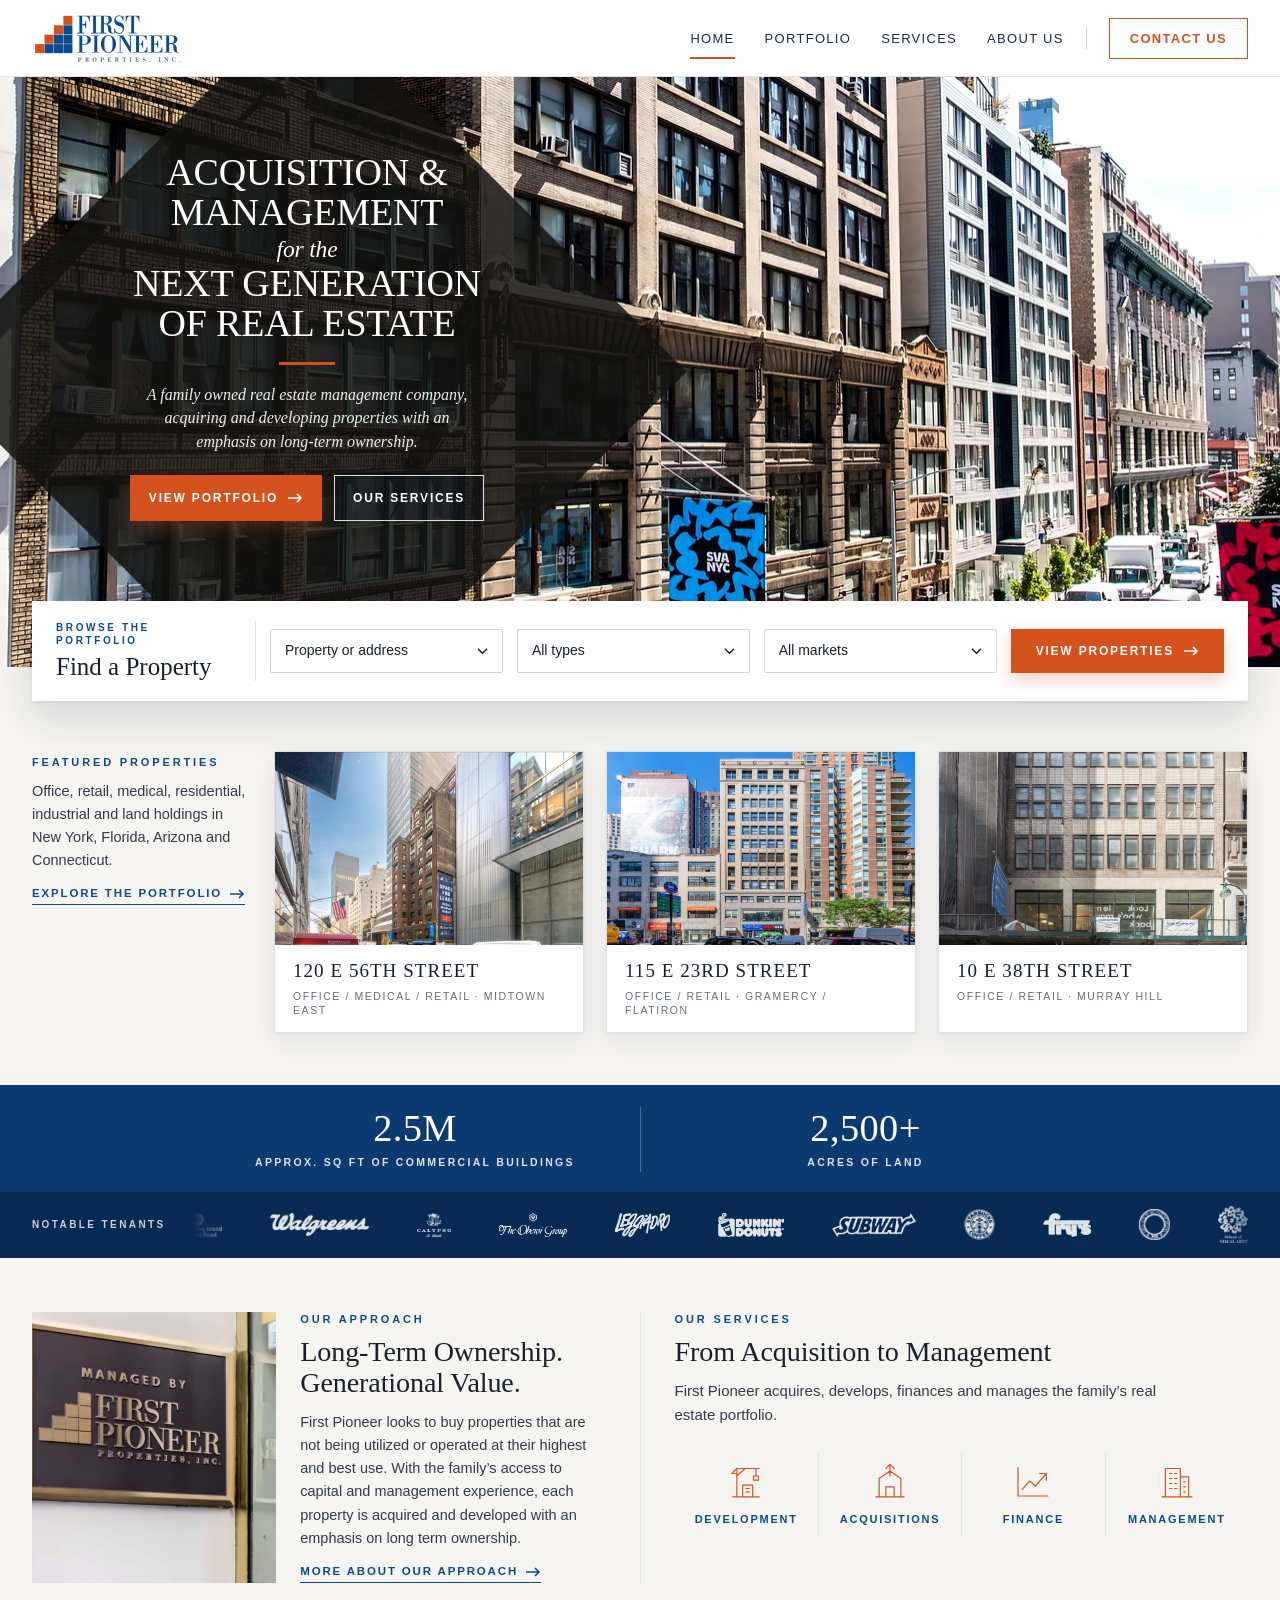
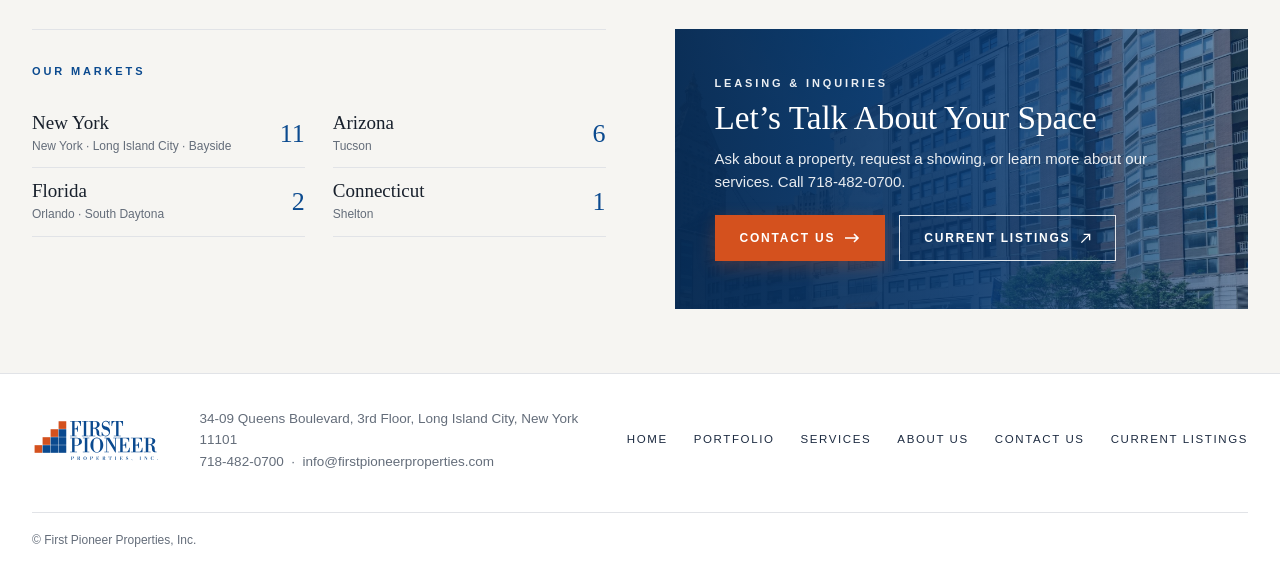
<file: index.html>
<!DOCTYPE html>
<html lang="en">
<head>
  <meta charset="utf-8" />
  <meta name="viewport" content="width=device-width, initial-scale=1, viewport-fit=cover" />
  <title>First Pioneer Properties — Acquisition & Management</title>
  <meta name="description" content="First Pioneer Properties, Inc. is a family owned real estate management company with office, retail, residential, industrial and land holdings in New York, Florida, Arizona and Connecticut." />
  <link rel="stylesheet" href="css/styles.css?v=20261118b" />
  <script src="js/transitions.js"></script>
  <script src="js/nav.js?v=20261118b" defer></script>
</head>
<body class="home has-bar">
  <header class="site-header">
    <div class="wrap">
      <button class="nav-toggle" type="button" aria-label="Open menu" aria-expanded="false" aria-controls="main-nav"><i><span></span><span></span><span></span></i></button>
      <a class="brand" href="index.html"><img src="assets/first-pioneer-logo.svg" alt="First Pioneer Properties, Inc." width="151" height="52" /></a>
      <nav class="main-nav" id="main-nav" aria-label="Main">
        <a href="index.html" aria-current="page">Home</a>
        <a href="portfolio.html">Portfolio</a>
        <a href="services.html">Services</a>
        <a href="about.html">About Us</a>
        <span class="nav-sep" aria-hidden="true"></span>
        <a class="nav-cta" href="contact.html">Contact Us</a>
        <p class="nav-extra"><a href="tel:+17184820700">718-482-0700</a><br /><a href="mailto:info@firstpioneerproperties.com">info@firstpioneerproperties.com</a></p>
      </nav>
      <a class="nav-call" href="tel:+17184820700" aria-label="Call 718-482-0700"><svg class="ico" viewBox="0 0 24 24" aria-hidden="true"><path d="M5.2 3.5h3.3l1.6 4.6-2.2 1.5a12.5 12.5 0 0 0 6.5 6.5l1.5-2.2 4.6 1.6v3.3a1.8 1.8 0 0 1-1.9 1.8A16.5 16.5 0 0 1 3.4 5.4a1.8 1.8 0 0 1 1.8-1.9z"/></svg></a>
    </div>
  </header>

  <main>
    <section class="hero hero-diamond">
      <img class="hero-bg" src="assets/hero-street-hd.jpg" style="object-position: center 100%" alt="Row of pre-war loft buildings on a Manhattan street" fetchpriority="high" />
      <div class="wrap">
        <div class="hero-copy">
          
          <h1><span>Acquisition &amp;</span> <span>Management</span> <em>for the</em> <span>Next Generation</span> <span>of Real Estate</span></h1>
          <span class="rule" aria-hidden="true"></span>
          <p class="lede">A family owned real estate management company, acquiring and developing properties with an emphasis on long-term ownership.</p>
          <div class="cta">
            <a class="btn btn-orange arrow" href="portfolio.html">View Portfolio</a>
            <a class="btn btn-ghost" href="services.html">Our Services</a>
          </div>
        </div>
      </div>
    </section>

    <div class="wrap">
      <form class="finder" data-finder action="portfolio.html">
        <div class="finder-title"><span class="eyebrow">Browse the portfolio</span><b>Find a Property</b></div>
        <select class="select finder-prop" name="property" aria-label="Go to a property" data-finder-property>
          <option value="">Property or address</option>
        </select>
        <select class="select" name="use" aria-label="Property type" data-finder-use>
          <option value="">All types</option>
          <option>Office</option><option>Medical</option><option>Retail</option><option>Residential</option>
          <option>Industrial</option><option>Net Lease</option><option>Land</option>
        </select>
        <select class="select" name="market" aria-label="Market" data-finder-market>
          <option value="">All markets</option>
        </select>
        <button class="btn btn-orange arrow" type="submit">View Properties</button>
      </form>

      <section class="featured" aria-labelledby="featured-title">
        <div class="featured-intro">
          <div>
            <span class="eyebrow">Featured properties</span>
          </div>
          <div>
            <p class="lead" data-portfolio-summary>Office, retail, medical, residential, industrial and land holdings in New York, Florida, Arizona and Connecticut.</p>
            <a class="text-link arrow" href="portfolio.html">Explore the portfolio</a>
          </div>
        </div>
        <div class="featured-track" data-featured="120-e-56th,115-e-23rd,10-e-38th"></div>
        <div class="featured-dots" data-featured-dots aria-hidden="true"></div>
      </section>
    </div>

    <section class="facts" aria-label="First Pioneer at a glance">
      <div class="wrap facts-row">
        <div class="fact"><b>2.5M</b><small>Approx. sq ft of commercial buildings</small></div>
        <div class="fact"><b>2,500+</b><small>Acres of land</small></div>
      </div>
      <div class="tenant-band" aria-label="Notable tenants">
        <span class="tenant-band-label">Notable tenants</span>
        <div class="tenant-viewport"><div class="tenant-track" data-tenant-track></div></div>
      </div>
    </section>

    <div class="wrap">
      <div class="home-split">
        <section class="approach-block" aria-labelledby="approach-title">
          <figure><img src="assets/managed-by.jpg" alt="Bronze “Managed by First Pioneer Properties, Inc.” plaque at a building entrance" width="1400" height="1065" loading="lazy" /></figure>
          <div>
            <span class="eyebrow">Our approach</span>
            <h2 class="h2" id="approach-title">Long-Term Ownership. Generational Value.</h2>
            <p class="lead">First Pioneer looks to buy properties that are not being utilized or operated at their highest and best use. With the family’s access to capital and management experience, each property is acquired and developed with an emphasis on long term ownership.</p>
            <a class="text-link arrow" href="about.html">More about our approach</a>
          </div>
        </section>
        <span class="vr" aria-hidden="true"></span>
        <section class="services-block" aria-labelledby="services-title">
          <span class="eyebrow">Our services</span>
          <h2 class="h2" id="services-title">From Acquisition to Management</h2>
          <p class="lead">First Pioneer acquires, develops, finances and manages the family’s real estate portfolio.</p>
          <nav class="svc-row" aria-label="Services">
            <a href="services.html#development"><svg viewBox="0 0 48 48" aria-hidden="true"><path d="M8 43h32M13 43V9M13 9h27M13 9l-6 6h6M13 18 23 9M36 9v9M33 18h6v5h-6zM20 43V29h12v14M24 33h4M24 37h4"/></svg><span>Development</span></a>
            <a href="services.html#acquisitions"><svg viewBox="0 0 48 48" aria-hidden="true"><path d="M7 43h34M11 43V21l13-9 13 9v22M19 43V31h10v12M24 4v14M19 9l5-5 5 5"/></svg><span>Acquisitions</span></a>
            <a href="services.html#finance"><svg viewBox="0 0 48 48" aria-hidden="true"><path d="M6 42h36M6 42V8M11 34l9-10 7 6 13-15M32 15h8v8"/></svg><span>Finance</span></a>
            <a href="services.html#management"><svg viewBox="0 0 48 48" aria-hidden="true"><path d="M6 43h36M10 43V9h18v34M28 19h10v24M15 15h3M21 15h3M15 21h3M21 21h3M15 27h3M21 27h3M15 33h3M21 33h3M32 25h2M32 31h2M32 37h2"/></svg><span>Management</span></a>
          </nav>
        </section>
      </div>

      <div class="home-split second">
        <section class="markets-block" aria-label="Our markets">
          <span class="eyebrow">Our markets</span>

          <ul class="market-list" data-markets></ul>
        </section>
        <span class="vr" aria-hidden="true"></span>
        <section class="talk on-dark" aria-labelledby="talk-title">
          <img src="assets/properties/115-e-23rd/street-angle.jpg" alt="" loading="lazy" />
          <span class="eyebrow">Leasing &amp; inquiries</span>
          <h2 id="talk-title">Let’s Talk About Your Space</h2>
          <p>Ask about a property, request a showing, or learn more about our services. Call <a href="tel:+17184820700">718-482-0700</a>.</p>
          <div class="cta">
            <a class="btn btn-orange arrow" href="contact.html">Contact Us</a>
            <a class="btn btn-ghost ext" href="https://firstpioneerrealty.net/listings/" target="_blank" rel="noopener">Current listings</a>
          </div>
        </section>
      </div>
    </div>
  </main>

  <footer class="site-footer">
    <div class="wrap">
      <a href="index.html"><img src="assets/first-pioneer-logo.svg" alt="First Pioneer Properties, Inc." width="128" height="44" loading="lazy" /></a>
      <p class="footer-addr">34-09 Queens Boulevard, 3rd Floor, Long Island City, New York 11101<br /><a href="tel:+17184820700">718-482-0700</a> &nbsp;·&nbsp; <a href="mailto:info@firstpioneerproperties.com">info@firstpioneerproperties.com</a></p>
      <nav class="footer-nav" aria-label="Footer">
        <a href="index.html">Home</a>
        <a href="portfolio.html">Portfolio</a>
        <a href="services.html">Services</a>
        <a href="about.html">About Us</a>
        <a href="contact.html">Contact Us</a>
        <a class="ext" href="https://firstpioneerrealty.net/listings/" target="_blank" rel="noopener">Current listings</a>
      </nav>
      <p class="footer-copy">&copy; First Pioneer Properties, Inc.</p>
    </div>
  </footer>
  <div class="mobile-bar">
    <a class="mb-main" href="contact.html" data-showing><svg class="ico" viewBox="0 0 24 24" aria-hidden="true"><rect x="3.5" y="5" width="17" height="15.5" rx="1"/><path d="M3.5 10h17M8 3v4M16 3v4"/></svg>Request a showing</a>
    <a class="mb-call" href="tel:+17184820700" aria-label="Call 718-482-0700"><svg class="ico" viewBox="0 0 24 24" aria-hidden="true"><path d="M5.2 3.5h3.3l1.6 4.6-2.2 1.5a12.5 12.5 0 0 0 6.5 6.5l1.5-2.2 4.6 1.6v3.3a1.8 1.8 0 0 1-1.9 1.8A16.5 16.5 0 0 1 3.4 5.4a1.8 1.8 0 0 1 1.8-1.9z"/></svg></a>
  </div>

  <script type="module" src="js/app.js?v=20261118b"></script>
</body>
</html>
</file>
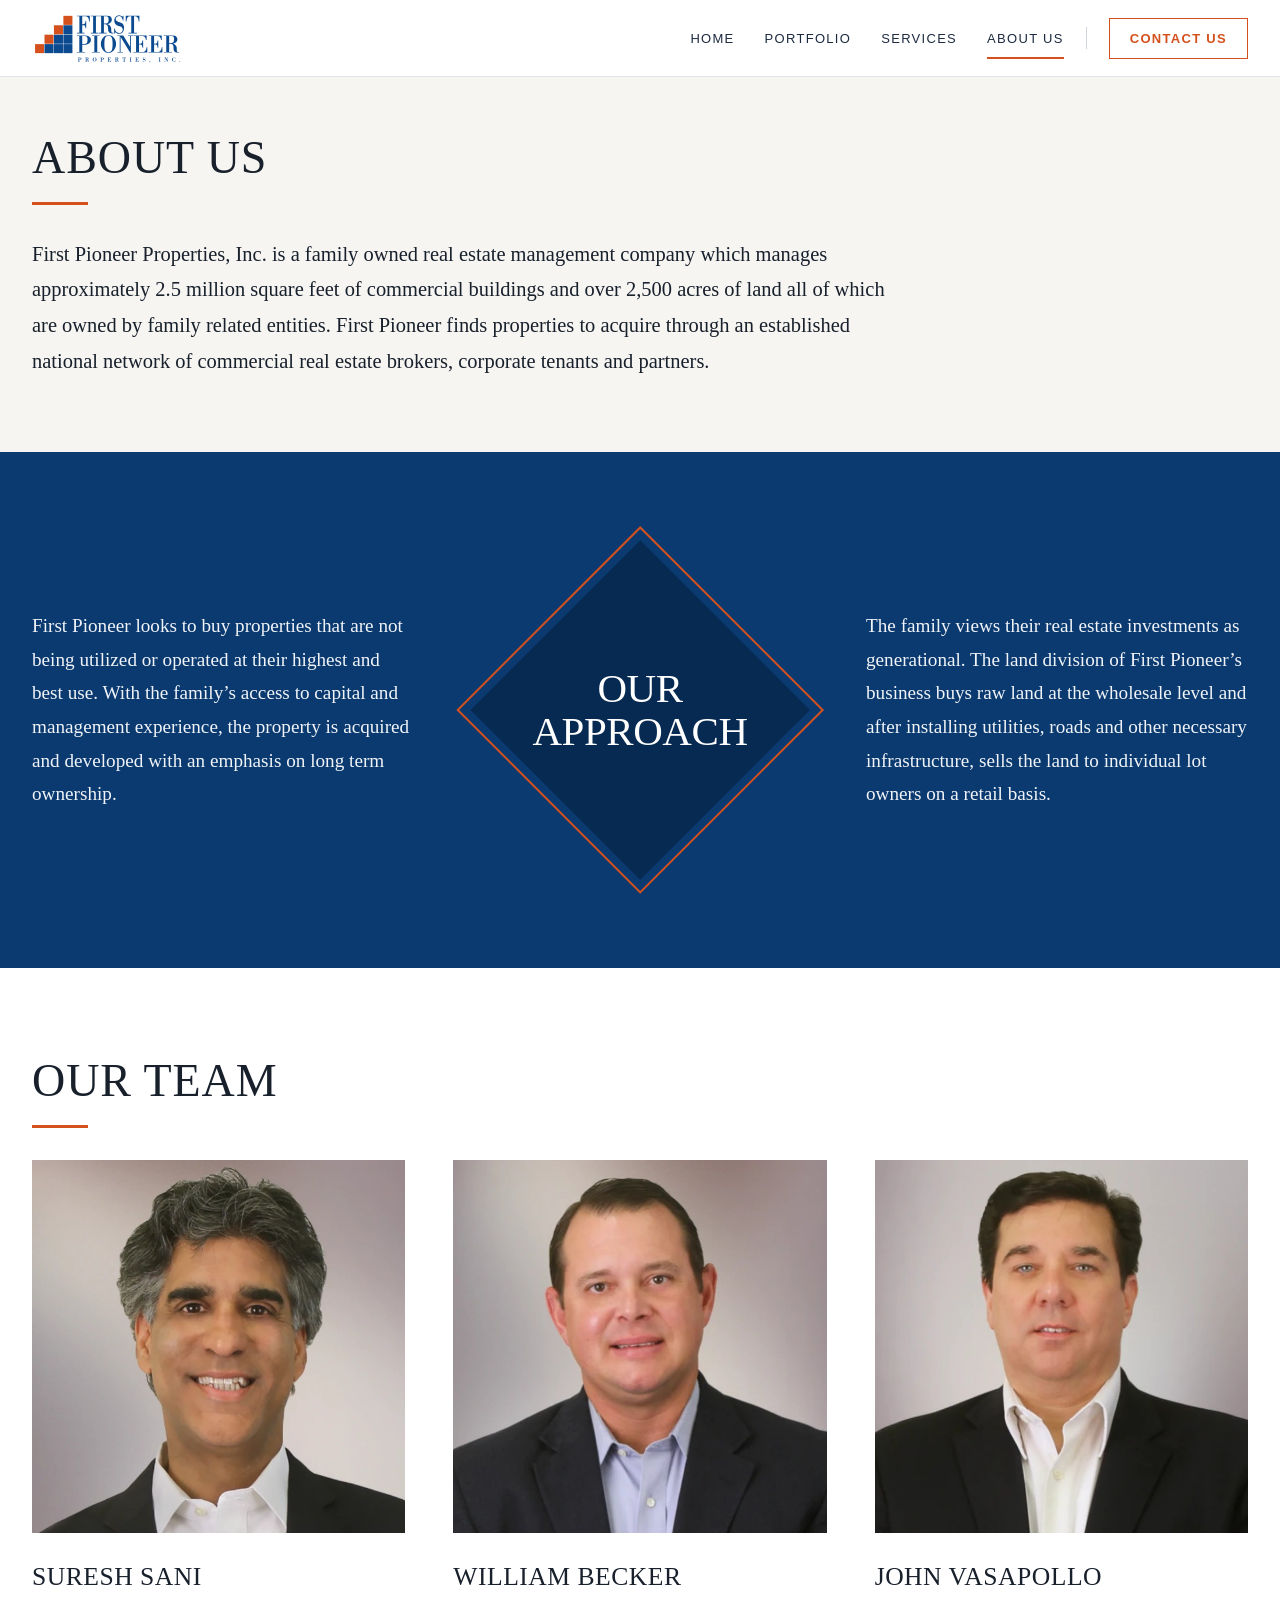
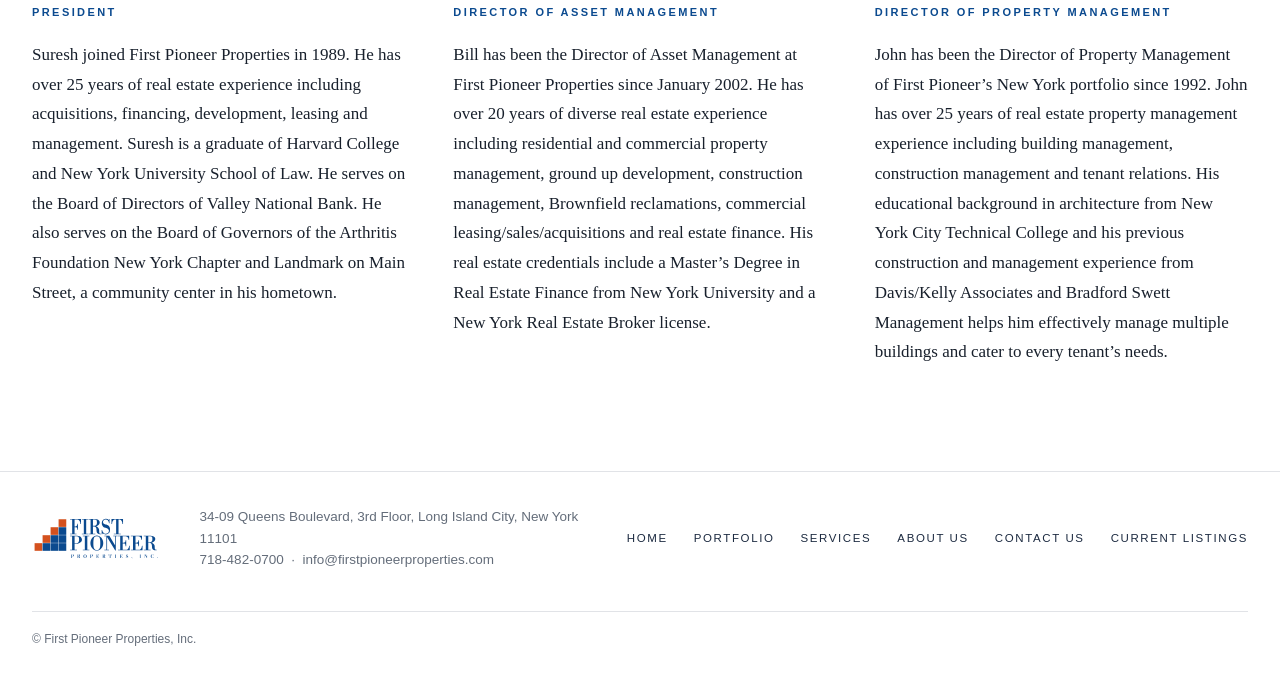
<file: about.html>
<!DOCTYPE html>
<html lang="en">
<head>
  <meta charset="utf-8" />
  <meta name="viewport" content="width=device-width, initial-scale=1" />
  <title>First Pioneer Properties — About Us</title>
  <meta name="description" content="About First Pioneer Properties, a family owned real estate management company." />
  <link rel="stylesheet" href="css/styles.css?v=20261118b" />
  <script src="js/transitions.js"></script>
  <script src="js/nav.js?v=20261118b" defer></script>
</head>
<body>
  <header class="site-header">
    <div class="wrap">
      <button class="nav-toggle" type="button" aria-label="Open menu" aria-expanded="false" aria-controls="main-nav"><i><span></span><span></span><span></span></i></button>
      <a class="brand" href="index.html"><img src="assets/first-pioneer-logo.svg" alt="First Pioneer Properties, Inc." width="151" height="52" /></a>
      <nav class="main-nav" id="main-nav" aria-label="Main">
        <a href="index.html">Home</a>
        <a href="portfolio.html">Portfolio</a>
        <a href="services.html">Services</a>
        <a href="about.html" aria-current="page">About Us</a>
        <span class="nav-sep" aria-hidden="true"></span>
        <a class="nav-cta" href="contact.html">Contact Us</a>
        <p class="nav-extra"><a href="tel:+17184820700">718-482-0700</a><br /><a href="mailto:info@firstpioneerproperties.com">info@firstpioneerproperties.com</a></p>
      </nav>
      <a class="nav-call" href="tel:+17184820700" aria-label="Call 718-482-0700"><svg class="ico" viewBox="0 0 24 24" aria-hidden="true"><path d="M5.2 3.5h3.3l1.6 4.6-2.2 1.5a12.5 12.5 0 0 0 6.5 6.5l1.5-2.2 4.6 1.6v3.3a1.8 1.8 0 0 1-1.9 1.8A16.5 16.5 0 0 1 3.4 5.4a1.8 1.8 0 0 1 1.8-1.9z"/></svg></a>
    </div>
  </header>

        <section class="section page-top about-page">
    <div class="wrap">
      <h2 class="serif-heading">About Us</h2>
      <div class="about-copy">
        <p>First Pioneer Properties, Inc. is a family owned real estate management company which manages approximately 2.5 million square feet of commercial buildings and over 2,500 acres of land all of which are owned by family related entities. First Pioneer finds properties to acquire through an established national network of commercial real estate brokers, corporate tenants and partners.</p>
      </div>
    </div>
  </section>

  <section class="approach" aria-labelledby="approach-title">
    <div class="wrap approach-grid">
      <p>First Pioneer looks to buy properties that are not being utilized or operated at their highest and best use. With the family’s access to capital and management experience, the property is acquired and developed with an emphasis on long term ownership.</p>
      <div class="approach-diamond"><h2 id="approach-title"><span>Our</span> <span>Approach</span></h2></div>
      <p>The family views their real estate investments as generational. The land division of First Pioneer’s business buys raw land at the wholesale level and after installing utilities, roads and other necessary infrastructure, sells the land to individual lot owners on a retail basis.</p>
    </div>
  </section>

  <section class="section team" aria-labelledby="team-title">
    <div class="wrap">
      <h2 class="serif-heading" id="team-title">Our Team</h2>
      <div class="team-grid">
        <article class="person">
          <img src="assets/team/suresh-sani.jpg" alt="Suresh Sani" width="640" height="640" loading="lazy" />
          <h3>Suresh Sani</h3>
          <p class="person-role">President</p>
          <p>Suresh joined First Pioneer Properties in 1989. He has over 25 years of real estate experience including acquisitions, financing, development, leasing and management. Suresh is a graduate of Harvard College and New York University School of Law. He serves on the Board of Directors of Valley National Bank. He also serves on the Board of Governors of the Arthritis Foundation New York Chapter and Landmark on Main Street, a community center in his hometown.</p>
        </article>
        <article class="person">
          <img src="assets/team/william-becker.jpg" alt="William Becker" width="640" height="640" loading="lazy" />
          <h3>William Becker</h3>
          <p class="person-role">Director of Asset Management</p>
          <p>Bill has been the Director of Asset Management at First Pioneer Properties since January 2002. He has over 20 years of diverse real estate experience including residential and commercial property management, ground up development, construction management, Brownfield reclamations, commercial leasing/sales/acquisitions and real estate finance. His real estate credentials include a Master’s Degree in Real Estate Finance from New York University and a New York Real Estate Broker license.</p>
        </article>
        <article class="person">
          <img src="assets/team/john-vasapollo.jpg" alt="John Vasapollo" width="640" height="640" loading="lazy" />
          <h3>John Vasapollo</h3>
          <p class="person-role">Director of Property Management</p>
          <p>John has been the Director of Property Management of First Pioneer’s New York portfolio since 1992. John has over 25 years of real estate property management experience including building management, construction management and tenant relations. His educational background in architecture from New York City Technical College and his previous construction and management experience from Davis/Kelly Associates and Bradford Swett Management helps him effectively manage multiple buildings and cater to every tenant’s needs.</p>
        </article>
      </div>
    </div>
  </section>

  <footer class="site-footer">
    <div class="wrap">
      <a href="index.html"><img src="assets/first-pioneer-logo.svg" alt="First Pioneer Properties, Inc." width="128" height="44" loading="lazy" /></a>
      <p class="footer-addr">34-09 Queens Boulevard, 3rd Floor, Long Island City, New York 11101<br /><a href="tel:+17184820700">718-482-0700</a> &nbsp;·&nbsp; <a href="mailto:info@firstpioneerproperties.com">info@firstpioneerproperties.com</a></p>
      <nav class="footer-nav" aria-label="Footer">
        <a href="index.html">Home</a>
        <a href="portfolio.html">Portfolio</a>
        <a href="services.html">Services</a>
        <a href="about.html">About Us</a>
        <a href="contact.html">Contact Us</a>
        <a class="ext" href="https://firstpioneerrealty.net/listings/" target="_blank" rel="noopener">Current listings</a>
      </nav>
      <p class="footer-copy">&copy; First Pioneer Properties, Inc.</p>
    </div>
  </footer>

  <script type="module" src="js/app.js?v=20261118b"></script>
</body>
</html>
</file>
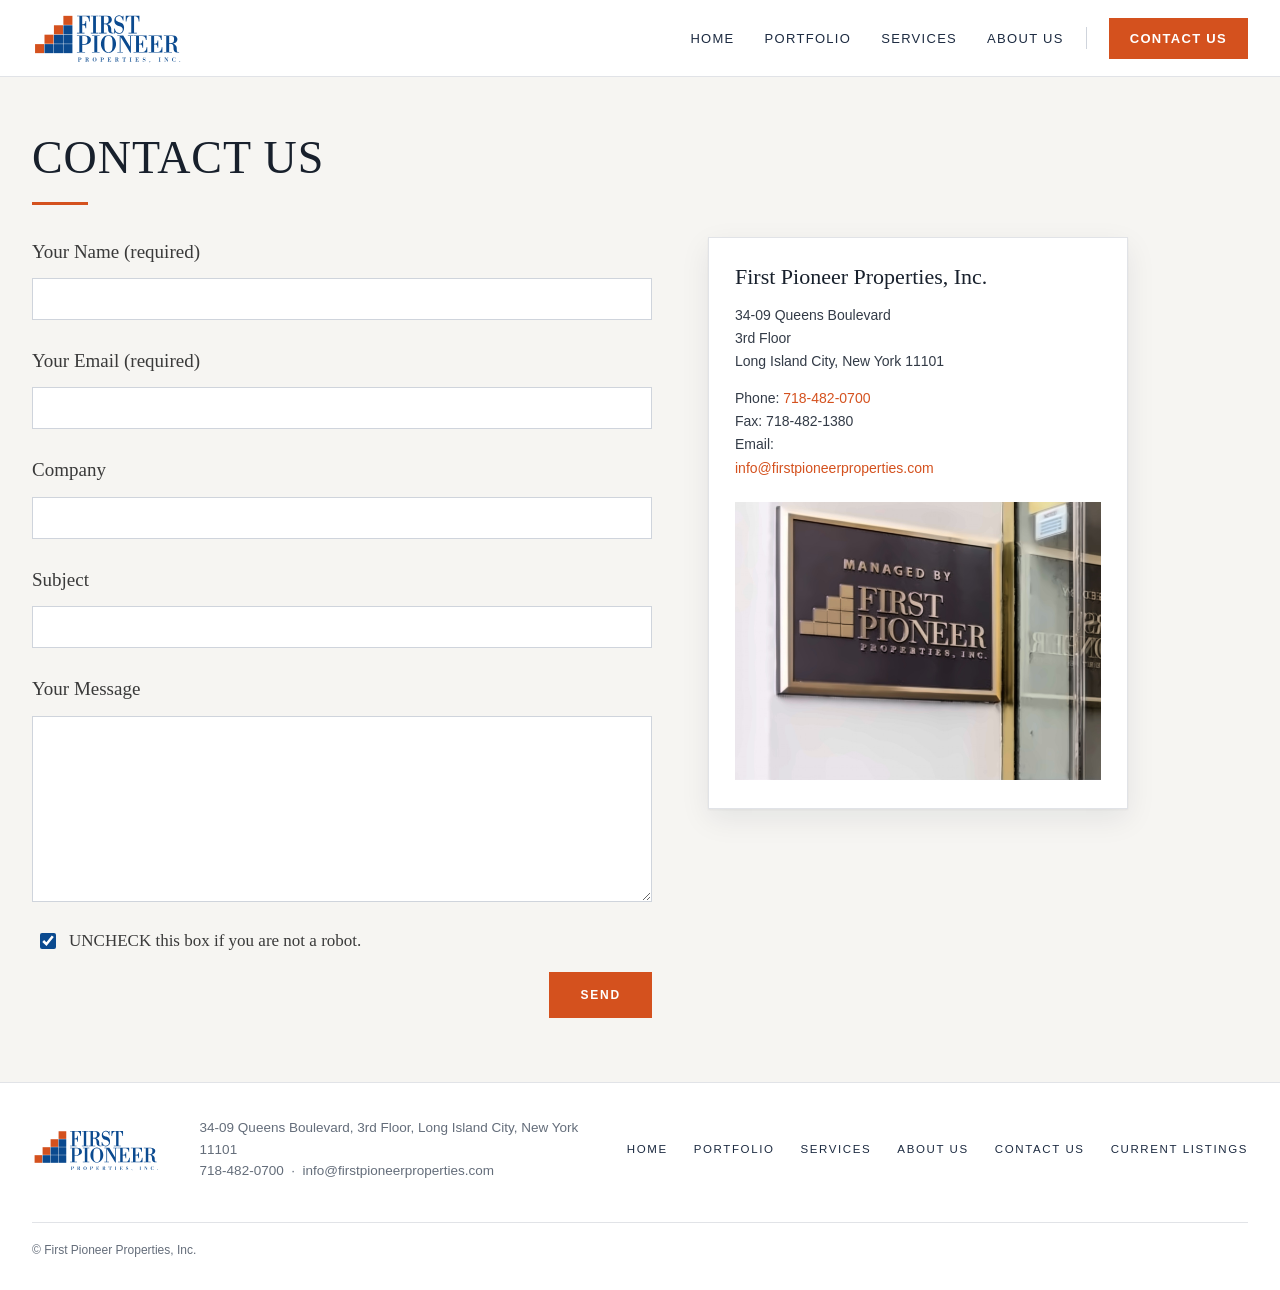
<file: contact.html>
<!DOCTYPE html>
<html lang="en">
<head>
  <meta charset="utf-8" />
  <meta name="viewport" content="width=device-width, initial-scale=1" />
  <title>First Pioneer Properties — Contact Us</title>
  <meta name="description" content="Contact First Pioneer Properties, Inc., 34-09 Queens Boulevard, Long Island City, New York." />
  <link rel="stylesheet" href="css/styles.css?v=20261118b" />
  <script src="js/transitions.js"></script>
  <script src="js/nav.js?v=20261118b" defer></script>
</head>
<body>
  <header class="site-header">
    <div class="wrap">
      <button class="nav-toggle" type="button" aria-label="Open menu" aria-expanded="false" aria-controls="main-nav"><i><span></span><span></span><span></span></i></button>
      <a class="brand" href="index.html"><img src="assets/first-pioneer-logo.svg" alt="First Pioneer Properties, Inc." width="151" height="52" /></a>
      <nav class="main-nav" id="main-nav" aria-label="Main">
        <a href="index.html">Home</a>
        <a href="portfolio.html">Portfolio</a>
        <a href="services.html">Services</a>
        <a href="about.html">About Us</a>
        <span class="nav-sep" aria-hidden="true"></span>
        <a class="nav-cta" href="contact.html" aria-current="page">Contact Us</a>
        <p class="nav-extra"><a href="tel:+17184820700">718-482-0700</a><br /><a href="mailto:info@firstpioneerproperties.com">info@firstpioneerproperties.com</a></p>
      </nav>
      <a class="nav-call" href="tel:+17184820700" aria-label="Call 718-482-0700"><svg class="ico" viewBox="0 0 24 24" aria-hidden="true"><path d="M5.2 3.5h3.3l1.6 4.6-2.2 1.5a12.5 12.5 0 0 0 6.5 6.5l1.5-2.2 4.6 1.6v3.3a1.8 1.8 0 0 1-1.9 1.8A16.5 16.5 0 0 1 3.4 5.4a1.8 1.8 0 0 1 1.8-1.9z"/></svg></a>
    </div>
  </header>

      <section class="section page-top contact-page">
    <div class="wrap">
      <h2 class="serif-heading">Contact Us</h2>
      <div class="contact-grid">
        <form class="contact-full" id="contact-page-form" novalidate>
          <label>Your Name (required)<input name="name" autocomplete="name" required /></label>
          <label>Your Email (required)<input name="email" type="email" autocomplete="email" required /></label>
          <label>Company<input name="company" autocomplete="organization" /></label>
          <label class="interest" hidden>Property of Interest<input name="property" readonly /></label>
          <label>Subject<input name="subject" /></label>
          <label>Your Message<textarea name="message" rows="9"></textarea></label>
          <label class="robot"><input type="checkbox" name="robot" checked /> UNCHECK this box if you are not a robot.</label>
          <div class="form-row">
            <p class="form-note" id="contact-page-note" role="status"></p>
            <button class="btn send" type="submit">Send</button>
          </div>
        </form>
        <aside class="contact-info">
          <h3>First Pioneer Properties, Inc.</h3>
          <p>34-09 Queens Boulevard<br />3rd Floor<br />Long Island City, New York 11101</p>
          <p>Phone: <a href="tel:+17184820700">718-482-0700</a><br />Fax: 718-482-1380<br />Email:<br /><a class="mail" href="mailto:info@firstpioneerproperties.com">info@firstpioneerproperties.com</a></p>
          <figure class="managed-by">
            <img src="assets/managed-by.jpg" alt="Bronze “Managed by First Pioneer Properties, Inc.” plaque at a building entrance" width="1400" height="1065" loading="lazy" />
          </figure>
        </aside>
      </div>
    </div>
  </section>

  <footer class="site-footer">
    <div class="wrap">
      <a href="index.html"><img src="assets/first-pioneer-logo.svg" alt="First Pioneer Properties, Inc." width="128" height="44" loading="lazy" /></a>
      <p class="footer-addr">34-09 Queens Boulevard, 3rd Floor, Long Island City, New York 11101<br /><a href="tel:+17184820700">718-482-0700</a> &nbsp;·&nbsp; <a href="mailto:info@firstpioneerproperties.com">info@firstpioneerproperties.com</a></p>
      <nav class="footer-nav" aria-label="Footer">
        <a href="index.html">Home</a>
        <a href="portfolio.html">Portfolio</a>
        <a href="services.html">Services</a>
        <a href="about.html">About Us</a>
        <a href="contact.html">Contact Us</a>
        <a class="ext" href="https://firstpioneerrealty.net/listings/" target="_blank" rel="noopener">Current listings</a>
      </nav>
      <p class="footer-copy">&copy; First Pioneer Properties, Inc.</p>
    </div>
  </footer>

  <script type="module" src="js/app.js?v=20261118b"></script>
  <script type="module" src="js/contact.js?v=20261118b"></script>
</body>
</html>
</file>
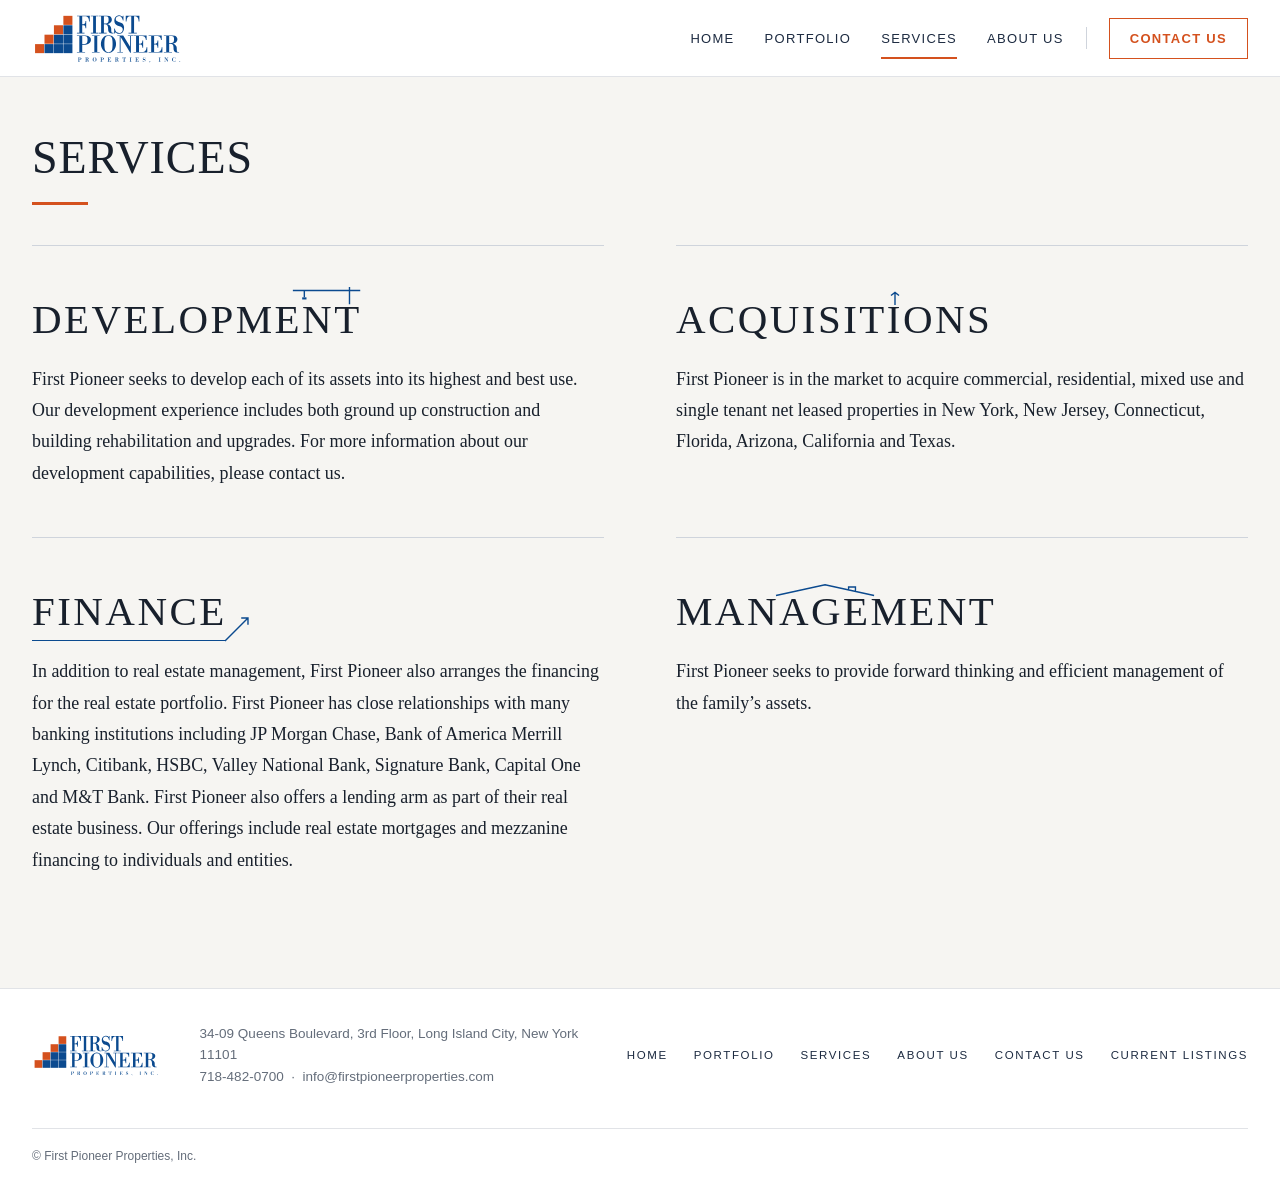
<file: services.html>
<!DOCTYPE html>
<html lang="en">
<head>
  <meta charset="utf-8" />
  <meta name="viewport" content="width=device-width, initial-scale=1" />
  <title>First Pioneer Properties — Services</title>
  <meta name="description" content="Development, acquisitions, finance and management services from First Pioneer Properties." />
  <link rel="stylesheet" href="css/styles.css?v=20261118b" />
  <script src="js/transitions.js"></script>
  <script src="js/nav.js?v=20261118b" defer></script>
</head>
<body>
  <header class="site-header">
    <div class="wrap">
      <button class="nav-toggle" type="button" aria-label="Open menu" aria-expanded="false" aria-controls="main-nav"><i><span></span><span></span><span></span></i></button>
      <a class="brand" href="index.html"><img src="assets/first-pioneer-logo.svg" alt="First Pioneer Properties, Inc." width="151" height="52" /></a>
      <nav class="main-nav" id="main-nav" aria-label="Main">
        <a href="index.html">Home</a>
        <a href="portfolio.html">Portfolio</a>
        <a href="services.html" aria-current="page">Services</a>
        <a href="about.html">About Us</a>
        <span class="nav-sep" aria-hidden="true"></span>
        <a class="nav-cta" href="contact.html">Contact Us</a>
        <p class="nav-extra"><a href="tel:+17184820700">718-482-0700</a><br /><a href="mailto:info@firstpioneerproperties.com">info@firstpioneerproperties.com</a></p>
      </nav>
      <a class="nav-call" href="tel:+17184820700" aria-label="Call 718-482-0700"><svg class="ico" viewBox="0 0 24 24" aria-hidden="true"><path d="M5.2 3.5h3.3l1.6 4.6-2.2 1.5a12.5 12.5 0 0 0 6.5 6.5l1.5-2.2 4.6 1.6v3.3a1.8 1.8 0 0 1-1.9 1.8A16.5 16.5 0 0 1 3.4 5.4a1.8 1.8 0 0 1 1.8-1.9z"/></svg></a>
    </div>
  </header>

    <section class="section page-top services">
    <div class="wrap">
      <h2 class="serif-heading">Services</h2>
      <div class="service-grid">
        <article class="service" id="development">
          <h3 class="svc-title" aria-label="Development"><span aria-hidden="true">Developmen</span><span class="acc acc-crane" aria-hidden="true">T<svg viewBox="0 0 100 40" preserveAspectRatio="none"><path d="M83 40V0M4 8h94M20 8v16" fill="none" stroke="currentColor" vector-effect="non-scaling-stroke"/><path d="M17 24h6v5h-6z" fill="currentColor"/></svg></span></h3>
          <p>First Pioneer seeks to develop each of its assets into its highest and best use. Our development experience includes both ground up construction and building rehabilitation and upgrades. For more information about our development capabilities, please contact us.</p>
        </article>
        <article class="service" id="acquisitions">
          <h3 class="svc-title" aria-label="Acquisitions"><span aria-hidden="true">Acquisit</span><span class="acc acc-arrow" aria-hidden="true">I<svg viewBox="0 0 20 40" preserveAspectRatio="none"><path d="M10 40V4M3 13l7-9 7 9" fill="none" stroke="currentColor" vector-effect="non-scaling-stroke"/></svg></span><span aria-hidden="true">ons</span></h3>
          <p>First Pioneer is in the market to acquire commercial, residential, mixed use and single tenant net leased properties in New York, New Jersey, Connecticut, Florida, Arizona, California and Texas.</p>
        </article>
        <article class="service" id="finance">
          <h3 class="svc-title" aria-label="Finance"><span class="acc acc-trend" aria-hidden="true">Finance<svg viewBox="0 0 40 40" preserveAspectRatio="none"><path d="M0 40 34 6M24 6h10v10" fill="none" stroke="currentColor" vector-effect="non-scaling-stroke"/></svg></span></h3>
          <p>In addition to real estate management, First Pioneer also arranges the financing for the real estate portfolio. First Pioneer has close relationships with many banking institutions including JP Morgan Chase, Bank of America Merrill Lynch, Citibank, HSBC, Valley National Bank, Signature Bank, Capital One and M&amp;T Bank. First Pioneer also offers a lending arm as part of their real estate business. Our offerings include real estate mortgages and mezzanine financing to individuals and entities.</p>
        </article>
        <article class="service" id="management">
          <h3 class="svc-title" aria-label="Management"><span aria-hidden="true">Man</span><span class="acc acc-roof" aria-hidden="true">age<svg viewBox="0 0 100 30" preserveAspectRatio="none"><path d="M0 30 50 2l50 28M74 17V8h7v13" fill="none" stroke="currentColor" vector-effect="non-scaling-stroke"/></svg></span><span aria-hidden="true">ment</span></h3>
          <p>First Pioneer seeks to provide forward thinking and efficient management of the family’s assets.</p>
        </article>
      </div>
    </div>
  </section>

  <footer class="site-footer">
    <div class="wrap">
      <a href="index.html"><img src="assets/first-pioneer-logo.svg" alt="First Pioneer Properties, Inc." width="128" height="44" loading="lazy" /></a>
      <p class="footer-addr">34-09 Queens Boulevard, 3rd Floor, Long Island City, New York 11101<br /><a href="tel:+17184820700">718-482-0700</a> &nbsp;·&nbsp; <a href="mailto:info@firstpioneerproperties.com">info@firstpioneerproperties.com</a></p>
      <nav class="footer-nav" aria-label="Footer">
        <a href="index.html">Home</a>
        <a href="portfolio.html">Portfolio</a>
        <a href="services.html">Services</a>
        <a href="about.html">About Us</a>
        <a href="contact.html">Contact Us</a>
        <a class="ext" href="https://firstpioneerrealty.net/listings/" target="_blank" rel="noopener">Current listings</a>
      </nav>
      <p class="footer-copy">&copy; First Pioneer Properties, Inc.</p>
    </div>
  </footer>

  <script type="module" src="js/app.js?v=20261118b"></script>
</body>
</html>
</file>
<file: css/styles.css>
/* =====================================================================
   First Pioneer Properties
   Navy + orange (from the logo), serif headlines, small tracked eyebrows,
   white cards with thin borders and a soft shadow.
   ===================================================================== */
:root {
  --blue: #0b4a8f;          /* logo blue */
  --navy: #0a3a70;          /* logo blue, deepened for bands */
  --navy-deep: #072a52;
  --orange: #d4511e;        /* logo orange */
  --ink: #18202c;
  --text: #333b47;
  --muted: #646d7a;
  --line: #e1e3e7;
  --line-strong: #cfd4dc;
  --paper: #f6f5f2;
  --card: #ffffff;
  --shadow: 0 1px 2px rgba(16, 28, 45, 0.05), 0 10px 28px rgba(16, 28, 45, 0.08);
  --shadow-lg: 0 2px 4px rgba(16, 28, 45, 0.06), 0 18px 44px rgba(16, 28, 45, 0.14);
  --serif: "Times New Roman", Times, "Liberation Serif", Georgia, serif;
  --sans: "Helvetica Neue", Helvetica, Arial, "Liberation Sans", sans-serif;
  --hdr: 76px;
  --wrap: 1216px;
  font-family: var(--sans);
}

* { box-sizing: border-box; }
html, body { margin: 0; background: var(--paper); color: var(--ink); -webkit-font-smoothing: antialiased; }
body { font-size: 15px; line-height: 1.55; overflow-x: hidden; }
a { color: inherit; text-decoration: none; }
img { display: block; max-width: 100%; }
button, select, input, textarea { font: inherit; }
button { cursor: pointer; }
[hidden] { display: none !important; }

.wrap { width: min(var(--wrap), calc(100% - 48px)); margin: 0 auto; }
.wrap.wide { --wrap: 1400px; }

/* ---------- type helpers ---------- */
.eyebrow {
  display: block; margin: 0 0 10px; font: 600 11px/1.3 var(--sans);
  letter-spacing: 0.26em; text-transform: uppercase; color: var(--blue);
}
.on-dark .eyebrow, .eyebrow.light { color: rgba(255, 255, 255, 0.92); }
.serif { font-family: var(--serif); font-weight: 400; }
.h2 { font-family: var(--serif); font-weight: 400; font-size: clamp(28px, 2.6vw, 36px); line-height: 1.12; letter-spacing: -0.005em; margin: 0; color: var(--ink); }
.rule { display: block; width: 56px; height: 3px; background: var(--orange); margin: 18px 0 20px; border: 0; }
.lead { font-size: 15px; line-height: 1.6; color: var(--text); margin: 0; }
.text-link {
  display: inline-flex; align-items: center; gap: 8px; margin-top: 16px;
  font: 700 11.5px/1 var(--sans); letter-spacing: 0.16em; text-transform: uppercase; color: var(--blue);
  padding-bottom: 4px; border-bottom: 1.5px solid currentColor;
}
.text-link:hover { color: var(--orange); }

/* Arrow / external / phone / calendar glyphs drawn with a mask so they take the text colour. */
.arrow::after, .ext::after {
  content: ""; flex: none; width: 15px; height: 10px; background: currentColor;
  -webkit-mask: var(--glyph) center / contain no-repeat; mask: var(--glyph) center / contain no-repeat;
  transition: transform 0.2s ease;
}
.arrow { --glyph: url("data:image/svg+xml,%3Csvg xmlns='http://www.w3.org/2000/svg' viewBox='0 0 15 10'%3E%3Cpath d='M0 5h13M9 1l4 4-4 4' fill='none' stroke='%23000' stroke-width='1.6'/%3E%3C/svg%3E"); }
.ext { --glyph: url("data:image/svg+xml,%3Csvg xmlns='http://www.w3.org/2000/svg' viewBox='0 0 12 12'%3E%3Cpath d='M4 1.5h6.5V8M10.5 1.5 1.5 10.5' fill='none' stroke='%23000' stroke-width='1.5'/%3E%3C/svg%3E"); }
.ext::after { width: 11px; height: 11px; }
.arrow:hover::after { transform: translateX(3px); }
.ico { flex: none; width: 18px; height: 18px; fill: none; stroke: currentColor; stroke-width: 1.5; stroke-linecap: round; stroke-linejoin: round; }

/* ---------- buttons ---------- */
.btn {
  display: inline-flex; align-items: center; justify-content: center; gap: 10px;
  min-height: 46px; padding: 0 24px; border: 1.5px solid transparent; border-radius: 0;
  font: 700 12px/1 var(--sans); letter-spacing: 0.15em; text-transform: uppercase; white-space: nowrap;
  transition: background 0.18s, color 0.18s, border-color 0.18s, box-shadow 0.18s;
}
.btn-orange { background: var(--orange); border-color: var(--orange); color: #fff; box-shadow: 0 6px 18px rgba(212, 81, 30, 0.28); }
.btn-orange:hover { background: #bd4518; border-color: #bd4518; }
.btn-ghost { border-color: rgba(255, 255, 255, 0.85); color: #fff; background: rgba(8, 30, 60, 0.12); }
.btn-ghost:hover { background: #fff; color: var(--navy); }
.btn-outline { border-color: var(--line-strong); color: var(--blue); background: #fff; }
.btn-outline:hover { border-color: var(--blue); }
.btn-navy { background: var(--navy); border-color: var(--navy); color: #fff; }
.btn-navy:hover { background: var(--navy-deep); }
.btn-sm { min-height: 38px; padding: 0 16px; font-size: 11px; letter-spacing: 0.13em; }

/* ---------- form controls ---------- */
.select {
  appearance: none; -webkit-appearance: none; width: 100%; height: 44px; padding: 0 38px 0 14px;
  border: 1px solid var(--line-strong); border-radius: 2px; background: #fff; color: var(--ink); font-size: 14px;
  background-image: url("data:image/svg+xml,%3Csvg xmlns='http://www.w3.org/2000/svg' viewBox='0 0 12 8'%3E%3Cpath d='M1 1.5l5 5 5-5' fill='none' stroke='%2318202c' stroke-width='1.5'/%3E%3C/svg%3E");
  background-repeat: no-repeat; background-position: right 14px center; background-size: 11px 8px;
}
.select:focus { outline: 2px solid rgba(11, 74, 143, 0.25); border-color: var(--blue); }
.field-label { display: block; font-size: 12.5px; color: var(--muted); margin: 0 0 6px; }

/* =====================================================================
   Header + navigation
   ===================================================================== */
.site-header { position: sticky; top: 0; z-index: 50; background: #fff; border-bottom: 1px solid var(--line); }
.site-header .wrap { display: flex; align-items: center; justify-content: space-between; height: var(--hdr); }
.brand img { height: 52px; width: auto; }
.main-nav { display: flex; align-items: center; gap: 40px; }
.main-nav a {
  position: relative; padding: 8px 0; font: 500 13px/1 var(--sans); letter-spacing: 0.1em; text-transform: uppercase; color: #1d2b41;
}
.main-nav a:not(.nav-cta)::after {
  content: ""; position: absolute; left: 0; right: 0; bottom: -6px; height: 2px; background: var(--orange);
  transform: scaleX(0); transition: transform 0.2s ease;
}
.main-nav a:not(.nav-cta):hover::after, .main-nav a[aria-current="page"]::after { transform: scaleX(1); }
.main-nav .nav-sep { width: 1px; height: 22px; background: var(--line-strong); margin: 0 -8px; }
.main-nav .nav-cta { padding: 13px 20px; border: 1.5px solid var(--orange); color: var(--orange); font-weight: 600; }
.main-nav .nav-cta:hover, .main-nav .nav-cta[aria-current="page"] { background: var(--orange); color: #fff; }
.nav-toggle, .nav-call, .nav-extra { display: none; }

/* =====================================================================
   Hero bands (home, portfolio, property)
   ===================================================================== */
.hero {
  position: relative; isolation: isolate; overflow: hidden; color: #fff; background: var(--navy-deep);
  display: flex; align-items: center; min-height: 500px;
}
.hero > img.hero-bg { position: absolute; inset: 0; z-index: -2; width: 100%; height: 100%; object-fit: cover; }
.hero::before {
  /* No colour wash: the photo shows true to life. A soft neutral shade sits
     only behind the text block so white type stays readable. */
  content: ""; position: absolute; inset: 0; z-index: -1;
  background: radial-gradient(ellipse 62% 78% at 18% 52%, rgba(0, 0, 0, 0.42), rgba(0, 0, 0, 0.18) 55%, transparent 80%);
}
.hero h1, .hero .lede, .hero .eyebrow, .hero .loc { text-shadow: 0 1px 2px rgba(0, 0, 0, 0.35), 0 2px 18px rgba(0, 0, 0, 0.35); }
.hero .wrap { position: relative; }
.hero-copy { max-width: 640px; padding: 56px 0 112px; }
.hero h1 {
  font-family: var(--serif); font-weight: 400; margin: 0;
  font-size: clamp(40px, 4.3vw, 60px); line-height: 1.04; letter-spacing: -0.012em; text-wrap: balance;
}
.hero .rule { margin: 22px 0; }
.hero .lede { font-family: var(--serif); font-style: italic; font-size: clamp(18px, 1.5vw, 21px); line-height: 1.45; margin: 0 0 30px; max-width: 34em; color: rgba(255, 255, 255, 0.93); }
.hero .cta { display: flex; flex-wrap: wrap; gap: 18px; }

/* ---------- home: find-a-property bar ---------- */
.finder {
  position: relative; z-index: 3; margin-top: -68px; background: #fff; box-shadow: var(--shadow-lg);
  display: grid; grid-template-columns: 230px repeat(3, minmax(0, 1fr)) auto; align-items: center; gap: 18px; padding: 22px 30px;
}
.finder-title { padding-right: 22px; border-right: 1px solid var(--line); }
.finder-title .eyebrow { font-size: 10px; margin-bottom: 6px; }
.finder-title b { font: 400 25px/1.1 var(--serif); }
.finder .btn { min-height: 44px; }

/* ---------- property cards ---------- */
.pcard {
  position: relative; display: flex; flex-direction: column; background: var(--card); border: 1px solid var(--line);
  box-shadow: var(--shadow); transition: box-shadow 0.25s ease, transform 0.25s ease, border-color 0.25s;
}
.pcard.linked:hover { box-shadow: var(--shadow-lg); transform: translateY(-3px); border-color: #d6d9de; }
.pcard .stretch::after { content: ""; position: absolute; inset: 0; z-index: 1; }
.pcard .stretch:focus-visible { outline: none; }
.pcard.linked:has(.stretch:focus-visible) { outline: 2px solid var(--blue); outline-offset: 2px; }
.pcard-actions { position: relative; z-index: 2; }
.pcard-media { position: relative; aspect-ratio: 16 / 10; overflow: hidden; background: #dfe3e8; }
.pcard-media img { width: 100%; height: 100%; object-fit: cover; transition: transform 0.7s ease; }
.pcard.linked:hover .pcard-media img { transform: scale(1.04); }
.pcard-body { display: grid; grid-template-columns: 1fr auto; align-items: center; gap: 2px 12px; padding: 15px 18px 14px; }
.pcard-title { margin: 0; font: 400 19px/1.15 var(--serif); letter-spacing: 0.055em; text-transform: uppercase; color: var(--ink); }
.pcard-sub { grid-column: 1; margin: 5px 0 0; font: 500 10.5px/1.4 var(--sans); letter-spacing: 0.15em; text-transform: uppercase; color: var(--muted); }
.pcard-go { grid-column: 2; grid-row: 1 / span 2; color: var(--ink); }
.pcard-go.arrow::after { width: 17px; height: 12px; }
.pcard.linked:hover .pcard-go { color: var(--orange); }
.pcard-stats { display: flex; margin: auto 18px 0; padding: 12px 0 15px; border-top: 1px solid var(--line); }
.pcard-stats div { flex: 1 1 auto; min-width: 0; padding: 0 10px; }
.pcard-stats div:first-child { padding-left: 0; }
.pcard-stats div + div { border-left: 1px solid var(--line); }
.pcard-stats b { display: block; font: 600 13px/1.25 var(--sans); color: var(--ink); white-space: nowrap; }
.pcard-stats small { display: block; white-space: nowrap; overflow: hidden; text-overflow: ellipsis; margin-top: 3px; font: 500 9.5px/1.2 var(--sans); letter-spacing: 0.14em; text-transform: uppercase; color: var(--muted); }
.pcard-actions { display: none; }
/* Sold holdings: greyed, not clickable, small SOLD tag. */
.pcard.sold { cursor: default; box-shadow: none; background: #fbfbfa; }
.pcard.sold .pcard-media img { filter: grayscale(0.85) brightness(1.02); opacity: 0.8; }
.pcard.sold .pcard-title, .pcard.sold .pcard-sub { color: #8a909a; }
.sold-tag {
  position: absolute; top: 12px; left: 12px; padding: 5px 9px; background: rgba(40, 46, 56, 0.78); color: #fff;
  font: 600 10px/1 var(--sans); letter-spacing: 0.22em; text-transform: uppercase;
}

/* ---------- home: featured row ---------- */
.featured { display: grid; grid-template-columns: 250px minmax(0, 1fr); gap: 28px; padding: 50px 0 52px; align-items: stretch; }
.featured-track { display: grid; grid-template-columns: repeat(3, minmax(0, 1fr)); gap: 28px; }
.featured-intro { padding-top: 4px; }
.featured-intro .h2 { font-size: clamp(28px, 2.4vw, 34px); }
.featured-intro .lead { font-size: 14.5px; }
.featured .pcard-stats { display: none; }
.featured-dots { display: none; }

/* ---------- home: navy fact bar + tenant belt ---------- */
.facts { background: var(--navy); color: #fff; }
.facts-row { display: grid; grid-template-columns: repeat(2, 1fr); max-width: 900px; margin: 0 auto; padding: 22px 0 20px; }
.fact { text-align: center; padding: 2px 16px; }
.fact + .fact { border-left: 1px solid rgba(255, 255, 255, 0.28); }
.fact b { display: block; font: 400 clamp(32px, 3vw, 42px)/1 var(--serif); letter-spacing: 0.01em; }
.fact small { display: block; margin-top: 8px; font: 600 10.5px/1.35 var(--sans); letter-spacing: 0.22em; text-transform: uppercase; color: rgba(255, 255, 255, 0.86); }

.tenant-band { display: flex; align-items: center; height: 66px; overflow: hidden; background: var(--navy-deep); }
.tenant-band-label {
  flex: none; padding: 0 26px 0 max(24px, calc((100% - var(--wrap)) / 2)); color: rgba(255, 255, 255, 0.78);
  font: 600 10px/1.3 var(--sans); letter-spacing: 0.24em; text-transform: uppercase; white-space: nowrap;
}
.tenant-viewport {
  flex: 1; min-width: 0; overflow: hidden;
  -webkit-mask-image: linear-gradient(90deg, transparent, #000 6%, #000 94%, transparent);
  mask-image: linear-gradient(90deg, transparent, #000 6%, #000 94%, transparent);
}
.tenant-track { flex: none; display: flex; width: max-content; animation: tenant-scroll 56s linear infinite; }
.tenant-set { flex: none; display: flex; align-items: center; gap: 48px; padding-right: 48px; }
.tenant-set img {
  flex: none; height: calc(24px * var(--s, 1)); width: auto; max-width: 99px; object-fit: contain;
  filter: brightness(0) invert(1); opacity: 0.88;
}
/* Left-to-right: start shifted one set left and slide back to 0. */
@keyframes tenant-scroll { from { transform: translate3d(-50%, 0, 0); } to { transform: translate3d(0, 0, 0); } }
@media (prefers-reduced-motion: reduce) { .tenant-track { animation-duration: 180s; } }

/* ---------- home: approach + services ---------- */
.home-split { display: grid; grid-template-columns: minmax(0, 1fr) 1px minmax(0, 1fr); gap: 44px; padding: 54px 0 46px; }
.home-split > .vr { background: var(--line); }
.approach-block { display: grid; grid-template-columns: minmax(0, 0.9fr) minmax(0, 1fr); gap: 30px; align-items: start; }
.approach-block figure { margin: 0; height: 100%; min-height: 230px; max-height: 300px; overflow: hidden; background: #ddd; }
.approach-block figure img { width: 100%; height: 100%; object-fit: cover; object-position: center 40%; }
.approach-block .h2, .services-block .h2 { font-size: clamp(26px, 2.2vw, 31px); margin-bottom: 12px; }
.approach-block .lead { font-size: 14.5px; }
.services-block .lead { max-width: 34em; }
.svc-row { display: grid; grid-template-columns: repeat(4, 1fr); margin-top: 26px; }
.svc-row a { display: flex; flex-direction: column; align-items: center; gap: 12px; padding: 8px 6px; text-align: center; color: var(--ink); }
.svc-row a + a { border-left: 1px solid var(--line); }
.svc-row svg { width: 40px; height: 40px; fill: none; stroke: var(--orange); stroke-width: 1.4; stroke-linecap: round; stroke-linejoin: round; transition: transform 0.2s; }
.svc-row span { font: 700 11px/1.2 var(--sans); letter-spacing: 0.16em; text-transform: uppercase; color: var(--blue); }
.svc-row a:hover svg { transform: translateY(-3px); }
.svc-row a:hover span { color: var(--orange); }

/* ---------- home: markets + let's talk ---------- */
.home-split.second { padding-top: 0; padding-bottom: 64px; align-items: stretch; }
.home-split.second > .vr { background: transparent; }
.markets-block { padding-top: 34px; border-top: 1px solid var(--line); }
.market-list { display: grid; grid-template-columns: 1fr 1fr; gap: 0 28px; margin: 22px 0 0; padding: 0; list-style: none; }
.market-list li { border-bottom: 1px solid var(--line); }
.market-list a { display: grid; grid-template-columns: 1fr auto; gap: 2px 12px; padding: 12px 0; }
.market-list b { font: 400 19px/1.2 var(--serif); color: var(--ink); }
.market-list em { grid-row: 1 / span 2; grid-column: 2; align-self: center; font: 400 26px/1 var(--serif); font-style: normal; color: var(--blue); }
.market-list span { font-size: 12px; color: var(--muted); }
.market-list a:hover b { color: var(--orange); }

.talk {
  position: relative; isolation: isolate; overflow: hidden; color: #fff; background: var(--navy);
  display: flex; flex-direction: column; justify-content: center; padding: 38px 40px; min-height: 280px;
}
.talk > img { position: absolute; inset: 0; z-index: -2; width: 100%; height: 100%; object-fit: cover; object-position: center 40%; }
.talk::before { content: ""; position: absolute; inset: 0; z-index: -1; background: linear-gradient(90deg, rgba(7, 42, 82, 0.97) 0%, rgba(10, 58, 112, 0.9) 52%, rgba(10, 58, 112, 0.55) 100%); }
.talk h2 { font: 400 clamp(28px, 2.6vw, 36px)/1.1 var(--serif); margin: 0 0 10px; }
.talk p { margin: 0 0 22px; max-width: 30em; color: rgba(255, 255, 255, 0.9); font-size: 15px; }
.talk .cta { display: flex; flex-wrap: wrap; gap: 14px; }

/* ---------- footer ---------- */
.site-footer { background: #fff; border-top: 1px solid var(--line); padding: 34px 0 30px; color: var(--muted); font-size: 13.5px; }
.site-footer .wrap { display: grid; grid-template-columns: auto 1fr auto; gap: 40px; align-items: center; }
.site-footer img { height: 44px; width: auto; }
.footer-addr { margin: 0; line-height: 1.6; }
.footer-addr a:hover { color: var(--orange); }
.footer-nav { display: flex; flex-wrap: wrap; gap: 8px 26px; justify-content: flex-end; }
.footer-nav a { font: 500 11.5px/1 var(--sans); letter-spacing: 0.14em; text-transform: uppercase; color: #1d2b41; }
.footer-nav a:hover { color: var(--orange); }
.footer-copy { grid-column: 1 / -1; margin: 0; padding-top: 18px; border-top: 1px solid var(--line); font-size: 12px; }

/* ---------- phone bottom bar ---------- */
.mobile-bar { display: none; }

/* =====================================================================
   Portfolio page
   ===================================================================== */
.hero.short { min-height: 330px; }
.hero.short .hero-copy { padding: 44px 0 100px; max-width: 660px; }
.hero.short .rule { margin: 18px 0; }
.hero.short .lede { margin: 0; }

.filterbar {
  position: relative; z-index: 3; margin-top: -60px; background: #fff; box-shadow: var(--shadow-lg);
  display: grid; grid-template-columns: auto minmax(0, 1fr) 220px auto; align-items: end; gap: 26px; padding: 20px 28px 22px;
}
.filterbar-title { align-self: center; display: flex; align-items: center; gap: 12px; padding-right: 26px; border-right: 1px solid var(--line); height: 52px; font: 700 11.5px/1.3 var(--sans); letter-spacing: 0.16em; text-transform: uppercase; color: var(--ink); white-space: nowrap; }
.filterbar-title .ico { width: 22px; height: 22px; color: var(--blue); }
.filterbar > * { min-width: 0; }
.filters { display: flex; flex-wrap: wrap; gap: 6px; }
.filters button {
  height: 36px; padding: 0 13px; border: 1px solid var(--line-strong); background: #fff; color: var(--ink); border-radius: 2px;
  font: 500 12.5px/1 var(--sans); letter-spacing: 0.02em; transition: background 0.15s, color 0.15s, border-color 0.15s;
}
.filters button:hover { border-color: var(--blue); color: var(--blue); }
.filters button.active { background: var(--navy); border-color: var(--navy); color: #fff; }
.filterbar .select { height: 36px; font-size: 13px; }
.clear-link { align-self: center; margin-top: 18px; padding: 0 0 3px; border: 0; border-bottom: 1px solid currentColor; background: none; font: 700 10.5px/1 var(--sans); letter-spacing: 0.16em; text-transform: uppercase; color: var(--ink); }
.clear-link:hover { color: var(--orange); }

.port-layout { display: grid; grid-template-columns: 430px minmax(0, 1fr); gap: 30px; padding: 34px 0 72px; align-items: start; }
.map-card { position: sticky; top: calc(var(--hdr) + 18px); background: #fff; border: 1px solid var(--line); box-shadow: var(--shadow); }
.map-card-head { display: flex; justify-content: space-between; align-items: baseline; gap: 12px; padding: 18px 20px 14px; }
.map-card-head .eyebrow { margin: 0; color: var(--ink); font-size: 11.5px; }
.map-card-head span { font: 500 10.5px/1 var(--sans); letter-spacing: 0.2em; text-transform: uppercase; color: var(--muted); }
.pmap { height: 430px; background: #e9edf1; z-index: 0; }
.explore { padding: 18px 20px 16px; }
.explore-head { display: flex; justify-content: space-between; align-items: baseline; margin-bottom: 6px; }
.explore-head .eyebrow { margin: 0; color: var(--ink); }
.explore-head button { border: 0; background: none; padding: 0; font: 700 10px/1 var(--sans); letter-spacing: 0.14em; text-transform: uppercase; color: var(--blue); }
.explore ul { list-style: none; margin: 0; padding: 0; display: grid; grid-template-columns: 1fr 1fr; gap: 0 22px; }
.explore li button {
  display: flex; justify-content: space-between; width: 100%; padding: 8px 0; border: 0; border-bottom: 1px solid var(--line);
  background: none; font-size: 13.5px; color: var(--text); text-align: left;
}
.explore li button:hover, .explore li button.active { color: var(--orange); }
.explore li button.active b { color: var(--orange); }
.explore li b { font-weight: 600; color: var(--ink); }

.results-head { display: flex; align-items: baseline; justify-content: space-between; gap: 16px; flex-wrap: wrap; margin: -4px 0 18px; }
.results-head h2 { font: 400 clamp(30px, 2.6vw, 36px)/1.1 var(--serif); margin: 0; }
.results-head p { margin: 0; font-size: 13.5px; color: var(--muted); }
.pgrid { display: grid; grid-template-columns: repeat(3, minmax(0, 1fr)); gap: 22px; }
.pgrid .pcard-title { font-size: 18px; }
.pgrid-empty { grid-column: 1 / -1; padding: 40px; text-align: center; background: #fff; border: 1px dashed var(--line-strong); color: var(--muted); }
.reveal { opacity: 0; transform: translateY(12px); transition: opacity 0.5s ease, transform 0.5s ease, box-shadow 0.25s; }
.reveal.in { opacity: 1; transform: none; }
.pcard.linked.reveal.in:hover { transform: translateY(-3px); }

/* Portfolio map pins + popup card. */
.pin { position: relative; }
.pin svg { position: absolute; left: 0; top: 0; width: 26px; height: 34px; filter: drop-shadow(0 2px 3px rgba(0, 0, 0, 0.3)); transition: transform 0.15s; transform-origin: 50% 100%; }
.pin svg path { fill: var(--orange); stroke: #fff; stroke-width: 1.5; }
.pin svg circle { fill: #fff; }
.pin:hover svg, .pin.on svg { transform: scale(1.18); }
.pin.on svg path { fill: var(--navy); }
.pin-cluster { display: grid; place-items: center; }
.pin-cluster span {
  display: grid; place-items: center; width: 34px; height: 34px; border-radius: 50%; background: var(--navy); color: #fff;
  border: 3px solid #fff; box-shadow: 0 0 0 4px rgba(212, 81, 30, 0.45), 0 3px 8px rgba(0, 0, 0, 0.3); font: 700 13px/1 var(--sans); transition: transform 0.15s;
}
.pin-cluster:hover span { transform: scale(1.1); background: var(--orange); }
.leaflet-popup.ppop .leaflet-popup-content-wrapper { border-radius: 2px; padding: 0; box-shadow: var(--shadow-lg); }
.leaflet-popup.ppop .leaflet-popup-content { margin: 0; width: 280px !important; }
.leaflet-popup.ppop .leaflet-popup-tip { box-shadow: none; }
.ppop-card { display: grid; grid-template-columns: 76px 1fr auto; align-items: center; gap: 12px; padding: 9px 12px 9px 9px; color: var(--ink) !important; border: 1px solid var(--orange); }
.ppop-card img { width: 76px; height: 54px; object-fit: cover; }
.ppop-card b { display: block; font: 400 14.5px/1.15 var(--serif); letter-spacing: 0.04em; text-transform: uppercase; }
.ppop-card span { display: block; margin-top: 4px; font: 500 9.5px/1.3 var(--sans); letter-spacing: 0.12em; text-transform: uppercase; color: var(--muted); }
.ppop-card i { color: var(--ink); }
.ppop-card:hover i { color: var(--orange); }
.pmap .leaflet-control-zoom a, .map .leaflet-control-zoom a { color: var(--ink); border-radius: 0 !important; }
.pmap .leaflet-control-attribution, .map .leaflet-control-attribution { font-size: 9.5px; }

/* =====================================================================
   Property page
   ===================================================================== */
.prop-hero { min-height: 330px; }
.prop-hero > img.hero-bg { object-position: center 45%; }
.prop-hero .hero-copy { padding: 48px 0 52px; max-width: 700px; }
.prop-hero h1 { font-size: clamp(40px, 4.4vw, 62px); }
.prop-hero .lede { margin: 0 0 10px; }
.prop-loc { display: flex; flex-wrap: wrap; align-items: center; gap: 6px 14px; margin: 0 0 28px; font-size: 15px; color: rgba(255, 255, 255, 0.95); }
.prop-loc .ico { width: 17px; height: 17px; }
.prop-loc .sep { width: 1px; height: 16px; background: rgba(255, 255, 255, 0.5); }

.prop-main { display: grid; grid-template-columns: minmax(0, 1fr) 400px; gap: 30px; padding: 26px 0 0; align-items: start; }
.view-tabs { display: flex; background: #fff; border: 1px solid var(--line); box-shadow: var(--shadow); margin-bottom: 16px; overflow-x: auto; scrollbar-width: none; }
.view-tabs::-webkit-scrollbar { display: none; }
.view-tabs a {
  flex: 1 0 auto; display: flex; align-items: center; justify-content: center; gap: 10px; padding: 15px 22px;
  font-size: 14px; color: var(--ink); border-bottom: 2px solid transparent; white-space: nowrap;
}
.view-tabs a + a { border-left: 1px solid var(--line); }
.view-tabs a.on { border-bottom-color: var(--orange); }
.view-tabs a:hover { color: var(--orange); }
.view-tabs .ico { width: 19px; height: 19px; color: var(--ink); }

.viewer-shell { position: relative; background: #0d1117; overflow: hidden; border-radius: 4px; box-shadow: var(--shadow-lg); }
.viewer { position: relative; width: 100%; height: clamp(440px, 40vw, 580px); }
.viewer canvas { width: 100% !important; height: 100% !important; display: block; cursor: grab; }
.viewer-loading { position: absolute; inset: 0; display: grid; place-items: center; text-align: center; color: #fff; background: #0d1117; z-index: 5; font-weight: 600; transition: opacity 0.4s; }
.viewer-loading.hide { opacity: 0; pointer-events: none; }
.viewer-loading .spin { width: 26px; height: 26px; border: 3px solid rgba(255,255,255,0.25); border-top-color: #fff; border-radius: 50%; animation: spin 0.9s linear infinite; margin: 0 auto 12px; }
@keyframes spin { to { transform: rotate(360deg); } }
.hud { position: absolute; left: 0; right: 0; pointer-events: none; z-index: 4; }
.hud > * { pointer-events: auto; }
.hud.bottom { bottom: 0; padding: 18px 12px 12px; background: linear-gradient(180deg, transparent, rgba(0,0,0,0.5)); }
.progress { height: 2px; background: rgba(255,255,255,0.2); overflow: hidden; margin: 0 2px 9px; }
.progress > i { display: block; height: 100%; width: 0; background: var(--orange); transition: width 0.15s linear; }
.tour-bar { display: flex; align-items: center; gap: 8px; }
.chapter-strip {
  flex: 1; min-width: 0; display: flex; gap: 6px; overflow-x: auto; scroll-behavior: smooth;
  scrollbar-width: none; -webkit-overflow-scrolling: touch;
  -webkit-mask-image: linear-gradient(90deg, #000 85%, transparent); mask-image: linear-gradient(90deg, #000 85%, transparent);
}
.chapter-strip::-webkit-scrollbar { display: none; }
.chapter-strip button {
  flex: 0 0 auto; white-space: nowrap; background: rgba(15,18,24,0.5); color: #fff;
  border: 1px solid rgba(255,255,255,0.22); border-radius: 2px; padding: 6px 12px;
  font-size: 12px; font-weight: 600; letter-spacing: 0.02em; backdrop-filter: blur(6px); transition: background 0.15s;
}
.chapter-strip button:hover { background: rgba(255,255,255,0.22); }
.chapter-strip button.active { background: #fff; color: var(--ink); border-color: #fff; }
.chapter-strip button:last-child { margin-right: 40px; }
.tour-controls { flex: none; display: flex; gap: 4px; }
.tour-controls .ctl { width: 32px; height: 32px; padding: 0; border: 0; border-radius: 2px; background: #fff; color: var(--ink); font-size: 13px; font-weight: 700; line-height: 32px; }
.tour-controls .ctl:hover { background: var(--orange); color: #fff; }
.tooltip { position: absolute; z-index: 6; max-width: 260px; background: #fff; color: var(--ink); padding: 12px 14px; border-radius: 3px; box-shadow: 0 12px 30px rgba(0,0,0,0.35); font-size: 13px; transform: translate(-50%, calc(-100% - 18px)); pointer-events: auto; }
.tooltip b { display: block; margin-bottom: 4px; font-size: 14px; }
.tooltip::after { content: ""; position: absolute; left: 50%; bottom: -7px; width: 14px; height: 14px; background: #fff; transform: translateX(-50%) rotate(45deg); }
.tooltip .x { position: absolute; top: 6px; right: 8px; border: 0; background: none; color: var(--muted); font-size: 16px; }
.hint { position: absolute; top: 12px; left: 50%; transform: translateX(-50%); color: rgba(255,255,255,0.88); font-size: 12px; z-index: 4; background: rgba(0,0,0,0.35); padding: 6px 12px; border-radius: 2px; pointer-events: none; white-space: nowrap; transition: opacity 0.3s; }
.hint.gone { opacity: 0; }
.hint.flash { opacity: 1; background: rgba(0,0,0,0.6); }

.card { background: #fff; border: 1px solid var(--line); box-shadow: var(--shadow); }
.overview { padding: 22px 22px 24px; }
.overview .eyebrow { color: var(--ink); letter-spacing: 0.28em; margin-bottom: 12px; }
.facts-list { margin: 0 0 18px; }
.facts-list > div { display: grid; grid-template-columns: 22px minmax(0, 0.95fr) minmax(0, 1.2fr); gap: 12px; align-items: start; padding: 10px 0; border-bottom: 1px solid var(--line); }
.facts-list dt { display: contents; }
.facts-list dt .ico { color: var(--blue); margin-top: 1px; }
.facts-list dt span { font-size: 13.5px; font-weight: 600; color: var(--ink); }
.facts-list dd { margin: 0; font-size: 13.5px; color: var(--text); }
.overview .desc { margin: 0 0 20px; font-size: 14px; line-height: 1.62; color: var(--text); }
.inquire { padding-top: 18px; border-top: 1px solid var(--line); }
.inquire .eyebrow { margin-bottom: 8px; }
.inquire b { display: block; font: 400 21px/1.2 var(--serif); margin-bottom: 8px; }
.inquire p { display: flex; align-items: center; gap: 10px; margin: 0 0 6px; font-size: 14px; }
.inquire p a:hover { color: var(--orange); }
.inquire p .ico { color: var(--blue); width: 16px; height: 16px; }
.inquire .cta { display: grid; grid-template-columns: 1fr 1fr; gap: 10px; margin-top: 16px; }
.inquire .cta .btn { padding: 0 10px; }

/* ---------- floor plans ---------- */
.plans { padding: 46px 0 0; scroll-margin-top: calc(var(--hdr) + 14px); }
.plans .section-head { align-items: end; }
.plans-count { margin: 0; font-size: 13px; color: var(--muted); letter-spacing: 0.02em; }
.plans-card { display: grid; grid-template-columns: 132px minmax(0, 1fr); min-height: 520px; }
.plan-stack-wrap { border-right: 1px solid var(--line); padding: 18px 14px 18px 18px; background: #fbfbfa; }
.stack-cap { display: block; font: 600 10px/1.2 var(--sans); letter-spacing: 0.2em; text-transform: uppercase; color: var(--muted); margin-bottom: 12px; }
.plan-stack { list-style: none; margin: 0; padding: 0; display: flex; flex-direction: column; gap: 4px; }
.plan-stack button {
  display: grid; grid-template-columns: 22px 1fr auto; align-items: center; gap: 8px; width: 100%;
  height: 30px; padding: 0 6px; border: 1px solid transparent; background: none; cursor: pointer;
  font: 600 12px/1 var(--sans); color: var(--ink); text-align: left; transition: background 0.2s, border-color 0.2s;
}
.plan-stack.tall button { height: 24px; }
.plan-stack .fl-n { text-align: right; font-variant-numeric: tabular-nums; }
.plan-stack .fl-bar { height: 12px; background: #dfe6ef; border: 1px solid #c8d3e0; }
.plan-stack.tall .fl-bar { height: 9px; }
.plan-stack .fl-c { min-width: 18px; height: 18px; padding: 0 5px; border-radius: 9px; background: var(--blue); color: #fff; font-size: 10.5px; line-height: 18px; text-align: center; }
.plan-stack button:not(:disabled):hover { background: #eef3f9; }
.plan-stack button:not(:disabled):hover .fl-bar { background: #b9cde4; }
.plan-stack button.on { border-color: var(--blue); background: #eef3f9; }
.plan-stack button.on .fl-bar { background: var(--blue); border-color: var(--blue); }
.plan-stack button.on .fl-c { background: var(--orange); }
.plan-stack button:disabled { cursor: default; color: #a3aab4; }
.plan-stack button:disabled .fl-bar { background: repeating-linear-gradient(-45deg, #eef0f2 0 3px, #f7f8f9 3px 6px); border-color: #e3e6ea; }
.plan-view { display: flex; flex-direction: column; min-width: 0; padding: 18px 22px 20px; }
.plan-tabs { display: flex; flex-wrap: wrap; gap: 6px; margin-bottom: 12px; }
.plan-tabs[hidden] { display: none; }
.plan-tabs button { height: 32px; padding: 0 14px; border: 1px solid var(--line-strong); background: #fff; color: var(--text); font: 600 11.5px/1 var(--sans); letter-spacing: 0.04em; cursor: pointer; }
.plan-tabs button[aria-selected="true"] { border-color: var(--ink); background: var(--ink); color: #fff; }
.plan-stage {
  position: relative; margin: 0; flex: 1 0 auto; min-height: 380px; height: 460px; overflow: hidden; cursor: zoom-in;
  background: #fff linear-gradient(#f3f5f8 1px, transparent 1px) 0 0 / 24px 24px, #fff linear-gradient(90deg, #f3f5f8 1px, transparent 1px) 0 0 / 24px 24px;
  border: 1px solid var(--line); outline: none;
}
.plan-stage:focus-visible { border-color: var(--blue); }
.plan-stage img { position: absolute; inset: 16px; width: calc(100% - 32px); height: calc(100% - 32px); object-fit: contain; transition: transform 0.35s ease, opacity 0.25s; }
.plan-stage.photo { background: #fff; }
.plan-stage.loading img { opacity: 0.25; }
.plan-stage.zoomed { cursor: zoom-out; }
.plan-stage.zoomed img { transform: scale(2.4); transition: transform 0.35s ease; }
.plan-zoom-hint { position: absolute; right: 10px; bottom: 10px; padding: 5px 9px; background: rgba(24, 32, 44, 0.72); color: #fff; font-size: 11px; letter-spacing: 0.04em; pointer-events: none; transition: opacity 0.3s; }
.plan-stage.zoomed .plan-zoom-hint, .plan-stage:not(:hover) .plan-zoom-hint { opacity: 0; }
.plan-meta { display: flex; justify-content: space-between; align-items: flex-start; gap: 20px; margin-top: 16px; }
.plan-kind { display: inline-block; margin-bottom: 6px; font: 600 10px/1.2 var(--sans); letter-spacing: 0.2em; text-transform: uppercase; color: var(--orange); }
.plan-title { display: block; font: 400 22px/1.2 var(--serif); color: var(--ink); }
.plan-note { margin: 6px 0 0; max-width: 62ch; font-size: 13.5px; line-height: 1.55; color: var(--text); }
.plan-actions { display: flex; gap: 8px; flex-shrink: 0; }
.plan-src { margin: 14px 0 0; padding-top: 12px; border-top: 1px solid var(--line); font-size: 12px; color: var(--muted); }
.plan-src a { color: var(--blue); text-decoration: underline; text-underline-offset: 2px; }
.plans.is-empty .plans-card { display: block; min-height: 0; }
.plans-empty { display: flex; align-items: center; gap: 18px; padding: 22px 24px; }
.plans-empty > .ico { width: 30px; height: 30px; color: var(--blue); flex-shrink: 0; }
.plans-empty b { display: block; font: 400 19px/1.25 var(--serif); color: var(--ink); }
.plans-empty p { margin: 4px 0 0; font-size: 13.5px; color: var(--text); }
.plans-empty .btn { margin-left: auto; flex-shrink: 0; }

.prop-lower { display: grid; grid-template-columns: minmax(0, 1fr) 400px; gap: 30px; padding: 46px 0 0; align-items: start; }
.section-head { display: flex; justify-content: space-between; align-items: end; gap: 16px; margin-bottom: 18px; }
.section-head .h2 { font-size: clamp(26px, 2.3vw, 32px); }
.gallery { display: grid; grid-template-columns: repeat(3, minmax(0, 1fr)); gap: 10px; }
.gallery figure { margin: 0; overflow: hidden; background: #e3e6ea; }
.gallery .ph { display: block; width: 100%; padding: 0; border: 0; background: none; cursor: zoom-in; overflow: hidden; }
.gallery .ph img { width: 100%; aspect-ratio: 4 / 3; object-fit: cover; transition: transform 0.6s, opacity 0.3s; }
.gallery .ph:hover img { transform: scale(1.04); }
.gallery.n1 { grid-template-columns: minmax(0, 1fr); }
.gallery.n1 .ph img { aspect-ratio: 16 / 8; }
.gallery.n2 { grid-template-columns: repeat(2, minmax(0, 1fr)); }
.gallery.n4 { grid-template-columns: repeat(2, minmax(0, 1fr)); }

.showing-card { position: relative; overflow: hidden; padding: 28px 28px 30px; background: var(--navy); color: #fff; box-shadow: var(--shadow-lg); }
.showing-card .ico { width: 34px; height: 34px; color: #fff; stroke-width: 1.3; margin-bottom: 14px; }
.showing-card h3 { font: 400 30px/1.1 var(--serif); margin: 0 0 8px; }
.showing-card p { margin: 0 0 20px; color: rgba(255, 255, 255, 0.88); font-size: 14.5px; }
.showing-card .cta { display: flex; flex-direction: column; gap: 10px; }
.showing-card .tel { display: inline-flex; align-items: center; gap: 10px; margin-top: 6px; font: 400 20px/1 var(--serif); color: #fff; }
.showing-card .tel .ico { width: 18px; height: 18px; margin: 0; }

.location { padding: 50px 0 76px; }
.loc-card { padding: 0; }
.map-head { display: flex; align-items: end; justify-content: space-between; gap: 16px; flex-wrap: wrap; margin-bottom: 18px; }
.map-switch { display: inline-flex; border: 1px solid var(--line-strong); background: #fff; }
.map-switch button { border: 0; background: none; padding: 9px 16px; font: 600 11px/1 var(--sans); letter-spacing: 0.14em; text-transform: uppercase; color: var(--muted); }
.map-switch button + button { border-left: 1px solid var(--line-strong); }
.map-switch button.active { background: var(--navy); color: #fff; }
.map-wrap { position: relative; overflow: hidden; }
.map { height: clamp(320px, 34vw, 440px); background: #e9edf1; z-index: 0; }
.map-hint { position: absolute; left: 50%; top: 12px; transform: translateX(-50%); z-index: 500; pointer-events: none; background: rgba(20, 24, 31, 0.72); color: #fff; font-size: 12px; padding: 6px 12px; border-radius: 2px; transition: opacity 0.3s; white-space: nowrap; }
.map-hint.gone { opacity: 0; }
.map-foot { display: flex; justify-content: space-between; align-items: center; gap: 14px; flex-wrap: wrap; padding: 16px 20px; border-top: 1px solid var(--line); }
.map-addr { display: flex; flex-direction: column; }
.map-addr b { font: 400 19px/1.2 var(--serif); letter-spacing: 0.04em; text-transform: uppercase; }
.map-addr span { color: var(--muted); font-size: 13px; }
.map-actions { display: flex; gap: 8px; flex-wrap: wrap; }

/* Property location pin (js/map.js). */
.fp-pin { position: relative; }
.fp-pin-diamond { position: absolute; left: 7px; top: 7px; width: 20px; height: 20px; transform: rotate(45deg); background: var(--navy); border: 3px solid #fff; box-shadow: 0 3px 10px rgba(0, 0, 0, 0.35); }
.fp-pin-pulse { position: absolute; inset: 0; border-radius: 50%; background: rgba(212, 81, 30, 0.38); animation: fp-pulse 2.2s ease-out infinite; }
@keyframes fp-pulse { 0% { transform: scale(0.4); opacity: 0.9; } 100% { transform: scale(2.2); opacity: 0; } }
@media (prefers-reduced-motion: reduce) { .fp-pin-pulse { animation: none; opacity: 0; } }
.leaflet-tooltip.fp-label { background: #fff; border: 0; border-radius: 2px; box-shadow: 0 2px 10px rgba(0, 0, 0, 0.18); font-family: var(--serif); text-transform: uppercase; font-size: 13px; letter-spacing: 0.04em; color: var(--ink); padding: 5px 10px; }
.fp-pop { display: flex; flex-direction: column; gap: 2px; }
.fp-pop b { font-family: var(--serif); font-weight: 400; text-transform: uppercase; font-size: 15px; }
.fp-pop span { color: var(--muted); font-size: 12px; }

/* Photo lightbox. */
.lightbox { position: fixed; inset: 0; z-index: 1000; display: grid; place-items: center; background: rgba(8, 14, 24, 0.86); padding: 48px 72px; animation: lb-in 0.2s ease; }
.lightbox figure { margin: 0; max-width: min(1040px, 86vw); }
.lightbox img { display: block; max-width: 100%; max-height: 80vh; width: auto; height: auto; margin: 0 auto; box-shadow: 0 24px 60px rgba(0, 0, 0, 0.45); }
.lb-close, .lb-nav { position: absolute; border: 0; background: rgba(255, 255, 255, 0.12); color: #fff; display: grid; place-items: center; }
.lb-close { top: 18px; right: 18px; width: 42px; height: 42px; font-size: 26px; line-height: 1; }
.lb-nav { top: 50%; transform: translateY(-50%); width: 46px; height: 64px; font-size: 34px; }
.lb-prev { left: 16px; } .lb-next { right: 16px; }
.lb-close:hover, .lb-nav:hover { background: var(--orange); }
body.lb-open { overflow: hidden; }
@keyframes lb-in { from { opacity: 0; } }

/* =====================================================================
   Inner pages (Services, About Us, Contact Us): content as before,
   in the new palette.
   ===================================================================== */
.section { padding: 64px 0; }
.section.page-top { padding-top: 56px; min-height: 50vh; }
.serif-heading { font-family: var(--serif); font-weight: 400; text-transform: uppercase; font-size: clamp(30px, 4vw, 46px); letter-spacing: 0.02em; line-height: 1.1; margin: 0 0 32px; color: var(--ink); }
.serif-heading::after { content: ""; display: block; width: 56px; height: 3px; background: var(--orange); margin-top: 18px; }

.services .serif-heading { margin-bottom: 40px; }
.service-grid { display: grid; grid-template-columns: 1fr 1fr; gap: 0 72px; align-items: stretch; }
.service { border-top: 1px solid var(--line-strong); padding: 36px 0 48px; scroll-margin-top: calc(var(--hdr) + 20px); }
.service h3, .service p { font-family: var(--serif); color: var(--ink); }
.service h3 { font-weight: 400; text-transform: uppercase; margin: 0 0 18px; line-height: 1.15; }
.service p { font-size: clamp(17px, 1.4vw, 19px); line-height: 1.75; margin: 0; }
.service h3.svc-title { position: relative; font-size: clamp(30px, 3.2vw, 44px); letter-spacing: 0.06em; line-height: 1; margin: 0 0 24px; padding-top: 0.42em; white-space: nowrap; }
.svc-title .acc { position: relative; display: inline-block; }
.svc-title .acc svg { position: absolute; overflow: visible; color: var(--blue); stroke-width: 1.4px; pointer-events: none; }
.acc-crane svg { right: 0; bottom: 0.86em; width: 1.75em; height: 0.42em; }
.acc-arrow svg { left: 50%; bottom: 0.86em; width: 0.28em; height: 0.34em; transform: translateX(-50%); }
.acc-trend::after { content: ""; position: absolute; left: 0; right: 0.04em; bottom: -0.2em; border-bottom: 1.4px solid var(--blue); }
.acc-trend svg { right: -0.62em; bottom: -0.2em; width: 0.66em; height: 0.66em; }
.acc-roof svg { left: -0.08em; width: calc(100% + 0.16em); bottom: 0.9em; height: 0.28em; }

.about-copy p { font-family: var(--serif); color: var(--ink); max-width: 860px; font-size: clamp(18px, 1.6vw, 21px); line-height: 1.75; margin: 0; }
.section.page-top.about-page { min-height: 0; padding-bottom: 72px; }
.approach { background: var(--navy); color: #fff; padding: 88px 0; }
.approach-grid { display: grid; grid-template-columns: 1fr minmax(260px, 340px) 1fr; align-items: center; gap: 56px; }
.approach-grid p { font-family: var(--serif); color: rgba(255, 255, 255, 0.94); font-size: clamp(18px, 1.5vw, 21px); line-height: 1.75; margin: 0; }
.approach-diamond { position: relative; display: grid; place-items: center; aspect-ratio: 1; }
.approach-diamond::before { content: ""; position: absolute; width: 70.7%; aspect-ratio: 1; transform: rotate(45deg); background: var(--navy-deep); outline: 2px solid var(--orange); outline-offset: 8px; }
.approach-diamond h2 { position: relative; margin: 0; text-align: center; color: #fff; font-family: var(--serif); font-weight: 400; text-transform: uppercase; letter-spacing: -0.01em; line-height: 1.04; font-size: clamp(30px, 3.2vw, 44px); }
.approach-diamond h2 span { display: block; }
.team { background: #fff; padding: 88px 0 104px; }
.team-grid { display: grid; grid-template-columns: repeat(3, 1fr); gap: 48px; }
.person img { display: block; width: 100%; height: auto; aspect-ratio: 1; object-fit: cover; margin-bottom: 24px; background: #e6e6e8; }
.person h3, .person p { font-family: var(--serif); color: var(--ink); }
.person h3 { font-weight: 400; text-transform: uppercase; font-size: clamp(22px, 2vw, 28px); letter-spacing: 0.02em; margin: 0 0 6px; }
.person .person-role { font-family: var(--sans); font-size: 11px; font-weight: 600; letter-spacing: 0.22em; text-transform: uppercase; color: var(--blue); margin: 0 0 18px; }
.person p { font-size: 17px; line-height: 1.75; margin: 0; }

.contact-grid { display: grid; grid-template-columns: minmax(0, 620px) minmax(0, 420px); gap: 56px; align-items: start; }
.contact-full label { display: block; font-family: var(--serif); font-size: 19px; color: #3a3a3a; margin-bottom: 26px; }
.contact-full label[hidden] { display: none; }
.contact-full input:not([type="checkbox"]), .contact-full textarea { display: block; width: 100%; margin-top: 12px; border: 1px solid var(--line-strong); border-radius: 0; background: #fff; padding: 11px 13px; font: 16px var(--sans); color: var(--ink); }
.contact-full input:focus, .contact-full textarea:focus { outline: none; border-color: var(--blue); box-shadow: 0 0 0 3px rgba(11, 74, 143, 0.12); }
.contact-full textarea { resize: vertical; min-height: 180px; }
.contact-full .robot { display: flex; align-items: center; gap: 10px; padding-left: 4px; margin-bottom: 18px; font-size: 17px; }
.contact-full .robot input { width: 16px; height: 16px; accent-color: var(--blue); }
.contact-full .interest input { background: #f3f6fa; border-color: #c9d3df; color: var(--blue); font-weight: 600; }
.form-row { display: flex; justify-content: space-between; align-items: center; gap: 16px; }
.form-note { margin: 0; font-size: 14px; color: var(--muted); }
.form-note.error { color: #b3261e; }
.btn.send { background: var(--orange); border-color: var(--orange); color: #fff; padding: 0 30px; }
.btn.send:hover { background: #bd4518; border-color: #bd4518; }
.contact-info { background: #fff; border: 1px solid var(--line); box-shadow: var(--shadow); padding: 26px 26px 28px; }
.contact-info h3 { margin: 0 0 14px; font: 400 22px/1.2 var(--serif); color: var(--ink); }
.contact-info p { margin: 0 0 14px; font-size: 14px; line-height: 1.65; color: var(--text); }
.contact-info a.mail, .contact-info a[href^="tel"] { color: var(--orange); }
.managed-by { margin: 22px 0 0; }
.managed-by img { display: block; width: 100%; height: auto; }

/* =====================================================================
   Page transitions: old page slides out, new slides in (js/transitions.js)
   ===================================================================== */
@view-transition { navigation: auto; }
.site-header { view-transition-name: site-header; }
::view-transition-group(root) { animation-duration: 0.55s; }
::view-transition-old(root) { animation: fp-out-left 0.55s cubic-bezier(0.65, 0, 0.35, 1) both; }
::view-transition-new(root) { animation: fp-in-right 0.55s cubic-bezier(0.65, 0, 0.35, 1) both; }
html:active-view-transition-type(back)::view-transition-old(root) { animation-name: fp-out-right; }
html:active-view-transition-type(back)::view-transition-new(root) { animation-name: fp-in-left; }
@keyframes fp-out-left { to { transform: translateX(-100%); } }
@keyframes fp-in-right { from { transform: translateX(100%); } }
@keyframes fp-out-right { to { transform: translateX(100%); } }
@keyframes fp-in-left { from { transform: translateX(-100%); } }
html.fp-leave, html.fp-leave-back, html.fp-enter, html.fp-enter-back { overflow-x: hidden; }
html.fp-leave-back body > :not(.site-header):not(.mobile-bar) { animation: fp-out-right 0.38s cubic-bezier(0.65, 0, 0.35, 1) both; }
html.fp-leave body > :not(.site-header):not(.mobile-bar) { animation: fp-out-left 0.38s cubic-bezier(0.65, 0, 0.35, 1) both; }
html.fp-enter body > :not(.site-header):not(.mobile-bar) { animation: fp-in-right 0.55s cubic-bezier(0.65, 0, 0.35, 1) both; }
html.fp-enter-back body > :not(.site-header):not(.mobile-bar) { animation: fp-in-left 0.55s cubic-bezier(0.65, 0, 0.35, 1) both; }
@media (prefers-reduced-motion: reduce) {
  ::view-transition-group(*), ::view-transition-old(*), ::view-transition-new(*) { animation: none !important; }
}

/* =====================================================================
   Laptops (up to 1300 px)
   ===================================================================== */
@media (max-width: 1300px) {
  .main-nav { gap: 30px; }
  .finder { grid-template-columns: 200px repeat(3, minmax(0, 1fr)) auto; gap: 14px; padding: 20px 24px; }
  .featured { grid-template-columns: 220px minmax(0, 1fr); gap: 22px; }
  .featured-track { gap: 22px; }
  .port-layout { grid-template-columns: 330px minmax(0, 1fr); gap: 24px; }
  .explore ul { grid-template-columns: 1fr; }
  .pmap { height: 380px; }
  .pgrid { gap: 18px; }
  .pgrid .pcard-title { font-size: 16.5px; }
  .pgrid .pcard-stats { margin: auto 14px 0; }
  .pgrid .pcard-body { padding: 14px 14px 12px; }
  .pcard-stats div { padding: 0 7px; }
  .pcard-stats b { font-size: 12px; }
  .pcard-stats small { letter-spacing: 0.06em; font-size: 9px; }
  .filterbar { grid-template-columns: minmax(0, 1fr) 200px auto; }
  .filterbar-title { display: none; }
  .prop-main, .prop-lower { grid-template-columns: minmax(0, 1fr) 370px; gap: 26px; }
  .home-split { gap: 34px; }
  .approach-block { grid-template-columns: minmax(0, 0.8fr) minmax(0, 1fr); gap: 24px; }
}

/* =====================================================================
   Tablets (up to 1080 px)
   ===================================================================== */
@media (max-width: 1080px) {
  .main-nav { gap: 24px; }
  .main-nav a { font-size: 12px; letter-spacing: 0.08em; }
  .main-nav .nav-cta { padding: 11px 14px; }
  .brand img { height: 46px; }
  .finder { grid-template-columns: minmax(0, 1.4fr) repeat(2, minmax(0, 1fr)) auto; }
  .hero-copy, .hero.short .hero-copy { max-width: 540px; }
  .finder-title { display: none; }
  .featured { grid-template-columns: minmax(0, 1fr); }
  .featured-intro { display: grid; grid-template-columns: 1fr 1fr; gap: 0 40px; align-items: end; }
  .featured-intro .rule { display: none; }
  .featured-intro .text-link { justify-self: start; }
  .home-split { grid-template-columns: 1fr; gap: 40px; }
  .home-split > .vr { display: none; }
  .home-split.second { gap: 28px; }
  .fact small { letter-spacing: 0.16em; }
  .port-layout { grid-template-columns: 1fr; }
  .map-card { position: static; display: grid; grid-template-columns: minmax(0, 1.4fr) minmax(0, 1fr); }
  .map-card-head { grid-column: 1 / -1; }
  .pmap { height: 340px; }
  .explore { border-left: 1px solid var(--line); }
  .explore ul { grid-template-columns: 1fr; }
  .pgrid { grid-template-columns: repeat(2, minmax(0, 1fr)); }
  .filterbar { grid-template-columns: 1fr 200px; gap: 16px 20px; }
  .filterbar .clear-link { grid-column: 1 / -1; justify-self: start; margin-top: 0; }
  .prop-main, .prop-lower { grid-template-columns: 1fr; }
  .overview { display: grid; grid-template-columns: 1fr 1fr; gap: 0 30px; }
  .overview .eyebrow { grid-column: 1 / -1; }
  .overview .inquire { grid-column: 1 / -1; display: grid; grid-template-columns: 1fr 1fr; gap: 0 30px; align-items: end; }
  .overview .inquire .cta { margin-top: 0; }
  .viewer { height: clamp(420px, 62vw, 560px); }
  .site-footer .wrap { grid-template-columns: auto 1fr; }
  .footer-nav { grid-column: 1 / -1; justify-content: flex-start; }
}

@media (max-width: 900px) {
  .approach-grid { grid-template-columns: 1fr; gap: 32px; }
  .approach-diamond { width: min(300px, 80vw); margin: 0 auto; order: -1; }
  .team-grid { grid-template-columns: 1fr; max-width: 520px; }
}
@media (max-width: 820px) { .contact-grid { grid-template-columns: 1fr; gap: 32px; } .managed-by { max-width: 520px; } }
@media (max-width: 760px) { .service-grid { grid-template-columns: 1fr; } }

/* =====================================================================
   Phones (up to 700 px): hamburger menu, stacked layouts, bottom bar.
   ===================================================================== */
@media (max-width: 760px) {
  .plans { padding-top: 32px; }
  .plans .section-head { flex-direction: column; align-items: flex-start; gap: 6px; }
  .plans-card { grid-template-columns: minmax(0, 1fr); min-height: 0; }
  .plan-stack-wrap { min-width: 0; border-right: 0; border-bottom: 1px solid var(--line); padding: 12px 12px 10px; overflow-x: auto; scrollbar-width: none; }
  .stack-cap { margin-bottom: 8px; }
  .plan-stack { flex-direction: row-reverse; justify-content: flex-end; gap: 6px; width: max-content; padding: 6px 6px 0 0; }
  .plan-stack button, .plan-stack.tall button { grid-template-columns: auto; justify-items: center; gap: 4px; width: 38px; height: 50px; padding: 4px 0; position: relative; }
  .plan-stack .fl-n { text-align: center; }
  .plan-stack .fl-bar { display: none; }
  .plan-stack .fl-c { position: absolute; top: -5px; right: -5px; min-width: 16px; height: 16px; line-height: 16px; font-size: 9.5px; }
  .plan-stack button:disabled { background: repeating-linear-gradient(-45deg, #eef0f2 0 3px, #f7f8f9 3px 6px); }
  .plan-stack button:not(:disabled) { border-color: var(--line-strong); background: #fff; }
  .plan-stack button.on { border-color: var(--blue); background: #eef3f9; }
  .plan-view { padding: 14px 14px 16px; }
  .plan-stage { height: 340px; min-height: 0; }
  .plan-stage img { inset: 8px; width: calc(100% - 16px); height: calc(100% - 16px); }
  .plan-meta { flex-direction: column; gap: 12px; }
  .plan-actions { width: 100%; }
  .plan-actions .btn { flex: 1; }
  .plans-empty { flex-wrap: wrap; padding: 18px; }
  .plans-empty .btn { margin-left: 48px; }
}
@media (max-width: 700px) {
  :root { --hdr: 64px; }
  body { font-size: 15px; }
  .wrap { width: calc(100% - 32px); }
  body.has-bar { padding-bottom: calc(76px + env(safe-area-inset-bottom)); }

  /* Header: menu button · logo · call button. */
  .site-header .wrap { display: grid; grid-template-columns: 44px 1fr 44px; gap: 8px; }
  .brand { justify-self: center; }
  .brand img { height: 42px; }
  .nav-toggle, .nav-call { display: grid; place-items: center; width: 44px; height: 44px; padding: 0; border: 0; background: none; color: var(--navy); }
  .nav-toggle { grid-column: 1; grid-row: 1; }
  .nav-call { grid-column: 3; grid-row: 1; }
  .nav-call .ico { width: 22px; height: 22px; }
  .nav-toggle span { display: block; width: 26px; height: 2px; background: var(--navy); transition: transform 0.25s, opacity 0.2s; }
  .nav-toggle i { display: grid; gap: 6px; }
  .site-header.open .nav-toggle span:nth-child(1) { transform: translateY(8px) rotate(45deg); }
  .site-header.open .nav-toggle span:nth-child(2) { opacity: 0; }
  .site-header.open .nav-toggle span:nth-child(3) { transform: translateY(-8px) rotate(-45deg); }
  .main-nav {
    position: fixed; left: 0; right: 0; top: var(--hdr); z-index: 49; flex-direction: column; align-items: stretch; gap: 0;
    padding: 6px 20px 26px; background: #fff; border-bottom: 1px solid var(--line); box-shadow: 0 24px 40px rgba(10, 30, 60, 0.18);
    opacity: 0; visibility: hidden; transform: translateY(-10px); transition: opacity 0.22s, transform 0.22s, visibility 0s 0.22s;
  }
  .site-header.open .main-nav { opacity: 1; visibility: visible; transform: none; transition: opacity 0.22s, transform 0.22s; }
  .main-nav a { padding: 17px 2px; border-bottom: 1px solid var(--line); font: 400 23px/1 var(--serif); letter-spacing: 0.02em; text-transform: none; color: var(--ink); }
  .main-nav a:not(.nav-cta)::after { display: none; }
  .main-nav a[aria-current="page"] { color: var(--orange); }
  .main-nav .nav-sep { display: none; }
  .main-nav .nav-cta { margin-top: 20px; padding: 16px; border: 0; background: var(--orange); color: #fff; text-align: center; font: 700 12.5px/1 var(--sans); letter-spacing: 0.16em; text-transform: uppercase; }
  .nav-extra { display: block; margin-top: 18px; font-size: 14px; color: var(--muted); line-height: 1.7; text-align: center; }
  .nav-extra a { padding: 0; border: 0; font: inherit; color: var(--blue); text-transform: none; letter-spacing: 0; }

  /* Hero. */
  .hero { min-height: 0; align-items: stretch; }
  .hero::before { background: linear-gradient(90deg, rgba(6, 34, 68, 0.94) 0%, rgba(9, 52, 102, 0.84) 50%, rgba(10, 58, 112, 0.45) 100%); }
  .hero > img.hero-bg { object-position: 72% center; }
  .hero-copy { padding: 30px 0 96px; }
  .hero h1 { font-size: 36px; line-height: 1.06; }
  .hero .rule { margin: 16px 0; width: 50px; }
  .hero .lede { font-size: 17px; margin-bottom: 22px; }
  .hero .cta { gap: 10px; flex-wrap: nowrap; }
  .hero .cta .btn { flex: 1 1 auto; min-height: 44px; padding: 0 12px; font-size: 11px; letter-spacing: 0.1em; }
  .eyebrow { font-size: 10px; letter-spacing: 0.22em; }

  /* Finder card. */
  .finder { margin-top: -66px; grid-template-columns: 1fr 1fr; gap: 10px; padding: 16px; }
  .finder-title { display: block; grid-column: 1 / -1; border: 0; padding: 0 0 4px; border-bottom: 1px solid var(--line); }
  .finder-title .eyebrow { display: inline-block; margin: 0; padding: 0 2px 10px; border-bottom: 2px solid var(--orange); color: var(--ink); font-size: 10.5px; }
  .finder-title b { display: none; }
  .finder .finder-prop { grid-column: 1 / -1; }
  .finder .select { height: 42px; font-size: 13.5px; }
  .eb-more { display: none; }
  .finder .btn { grid-column: 1 / -1; min-height: 42px; padding: 0 10px; font-size: 11px; letter-spacing: 0.1em; }

  /* Facts: 2 x 2. */
  .facts-row { grid-template-columns: 1fr 1fr; padding: 6px 0; }
  .fact { padding: 14px 8px; }
  .fact:nth-child(3) { border-left: 0; }
  .fact:nth-child(n+3) { border-top: 1px solid rgba(255, 255, 255, 0.2); }
  .fact b { font-size: 30px; }
  .fact small { font-size: 9.5px; letter-spacing: 0.16em; margin-top: 6px; }
  .tenant-band { height: 52px; }
  .tenant-band-label { display: none; }
  .tenant-set { gap: 30px; padding-right: 30px; }
  .tenant-set img { height: calc(20px * var(--s, 1)); filter: none; opacity: 0.95; }
  .tenant-track:not(.go) { animation: none; visibility: hidden; }
  .tenant-viewport { -webkit-mask-image: none; mask-image: none; }

  /* Featured: swipeable cards with image beside the details. */
  .featured { display: block; padding: 26px 0 20px; }
  .featured-intro { display: block; margin-bottom: 12px; }
  .featured-intro .h2, .featured-intro .rule, .featured-intro .lead, .featured-intro .text-link { display: none; }
  .featured-intro .eyebrow { color: var(--ink); margin: 0; letter-spacing: 0.26em; }
  .featured-track { display: grid; grid-template-columns: none; grid-auto-flow: column; grid-auto-columns: 100%; gap: 14px; overflow-x: auto; scroll-snap-type: x mandatory; scrollbar-width: none; margin: 0 -16px; padding: 4px 16px 14px; scroll-padding: 0 16px; }
  .featured-track::-webkit-scrollbar { display: none; }
  .featured-track .pcard { scroll-snap-align: start; display: grid; grid-template-columns: 40% 1fr; padding: 10px; gap: 0 14px; }
  .featured-track .pcard-media { grid-row: 1 / span 3; aspect-ratio: auto; height: 100%; min-height: 190px; }
  .featured-track .pcard-body { display: block; padding: 2px 0 0; }
  .featured-track .pcard-title { font-size: 19px; letter-spacing: 0.01em; text-transform: none; }
  .featured-track .pcard-sub { font-size: 9.5px; letter-spacing: 0.12em; }
  .featured-track .pcard-go { display: none; }
  .featured .pcard-stats { display: flex; margin: 10px 0 0; padding: 10px 0 0; }
  .featured .pcard-stats div { text-align: center; padding: 0 4px; }
  .featured .pcard-stats b { font-size: 12px; }
  .featured .pcard-stats small { font-size: 8.5px; letter-spacing: 0.1em; }
  .featured-track .pcard-actions { display: grid; gap: 8px; margin-top: 10px; }
  .pcard-actions .btn { min-height: 38px; font-size: 10.5px; letter-spacing: 0.1em; padding: 0 8px; }
  .featured-dots { display: flex; justify-content: center; gap: 8px; }
  .featured-dots i { width: 7px; height: 7px; border-radius: 50%; background: #c9cdd3; transition: background 0.2s; }
  .featured-dots i.on { background: var(--orange); }

  .home-split { padding: 34px 0 30px; gap: 34px; }
  .approach-block { grid-template-columns: 1fr; gap: 18px; }
  .approach-block figure { min-height: 0; aspect-ratio: 16 / 9; }
  .svc-row { grid-template-columns: 1fr 1fr; margin-top: 18px; }
  .svc-row a { padding: 16px 6px; }
  .svc-row a:nth-child(3) { border-left: 0; }
  .svc-row a:nth-child(n+3) { border-top: 1px solid var(--line); }
  .market-list { grid-template-columns: 1fr; }
  .talk { padding: 30px 22px; min-height: 0; }
  .talk .cta .btn { flex: 1 1 auto; }

  .site-footer { padding: 26px 0 24px; }
  .site-footer .wrap { grid-template-columns: 1fr; gap: 18px; text-align: left; }
  .footer-nav { gap: 12px 20px; }

  /* Bottom bar: request a showing + call. */
  .mobile-bar {
    display: grid; grid-template-columns: 1fr 56px; gap: 10px; position: fixed; left: 0; right: 0; bottom: 0; z-index: 40;
    padding: 10px 14px calc(10px + env(safe-area-inset-bottom)); background: rgba(246, 245, 242, 0.96);
    border-top: 1px solid var(--line); backdrop-filter: blur(8px); -webkit-backdrop-filter: blur(8px);
  }
  .mobile-bar a { display: flex; align-items: center; justify-content: center; gap: 12px; height: 50px; border-radius: 6px; }
  .mobile-bar .mb-main { background: var(--navy); color: #fff; font: 700 14px/1 var(--sans); letter-spacing: 0.08em; text-transform: uppercase; }
  .mobile-bar .mb-call { border: 1.5px solid var(--orange); color: var(--orange); background: #fff; }
  .mobile-bar .ico { width: 22px; height: 22px; }

  /* Portfolio. */
  .hero.short { min-height: 0; }
  .hero.short .hero-copy { padding: 28px 0 88px; }
  .hero.short .lede { font-size: 16px; }
  .filterbar { margin-top: -62px; grid-template-columns: 1fr; gap: 12px; padding: 16px; }
  .filters { flex-wrap: nowrap; overflow-x: auto; scrollbar-width: none; margin: 0 -16px; padding: 0 16px; }
  .filters::-webkit-scrollbar { display: none; }
  .filters button { flex: none; }
  .filterbar .clear-link { display: none; }
  .port-layout { padding: 22px 0 40px; gap: 26px; }
  .map-card { display: block; }
  .pmap { height: 300px; }
  .explore { border-left: 0; }
  .explore ul { grid-template-columns: 1fr 1fr; gap: 0 16px; }
  .explore li button { font-size: 12.5px; }
  .pgrid { grid-template-columns: 1fr; gap: 16px; }
  .pgrid .pcard-title { font-size: 19px; }

  /* Property. */
  .prop-hero .hero-copy { padding: 30px 0 30px; }
  .prop-hero h1 { font-size: 36px; }
  .prop-loc { font-size: 14px; margin-bottom: 22px; }
  .prop-loc .sep { display: none; }
  .prop-loc .hood { flex-basis: 100%; padding-left: 31px; margin-top: -4px; opacity: 0.85; }
  .prop-hero .cta { flex-direction: column; flex-wrap: wrap; }
  .prop-hero .cta .btn { width: 100%; font-size: 11.5px; }
  .prop-main { padding-top: 16px; gap: 20px; }
  .view-tabs { margin: 0 -16px 0; border-left: 0; border-right: 0; box-shadow: none; }
  .view-tabs a { padding: 13px 16px; font-size: 13px; }
  .viewer-shell { margin: 0 -16px; border-radius: 0; }
  .viewer { height: min(68svh, 520px); min-height: 380px; }
  .hint { font-size: 11px; }
  .overview { display: block; padding: 20px 18px; }
  .overview .inquire { display: block; }
  .overview .inquire .cta { margin-top: 14px; }
  .prop-lower { padding-top: 32px; gap: 26px; }
  .gallery, .gallery.n4 { grid-template-columns: 1fr 1fr; gap: 6px; }
  .gallery.n1 .ph img { aspect-ratio: 4 / 3; }
  .gallery.n3 figure:first-child, .gallery.n5 figure:first-child { grid-column: 1 / -1; }
  .location { padding: 34px 0 44px; }
  .map-foot { padding: 14px; }
  .map-actions { width: 100%; }
  .map-actions .btn { flex: 1; padding: 0 8px; font-size: 10.5px; letter-spacing: 0.08em; }
  .lightbox { padding: 56px 12px; }
  .lb-nav { width: 36px; height: 52px; }

  /* Inner pages. */
  .section.page-top { padding-top: 34px; }
  .service h3.svc-title { font-size: 32px; }
  .svc-title .acc svg { stroke-width: 1.2px; }
}

@media (max-width: 380px) {
  .hero h1 { font-size: 32px; }
  .hero .cta .btn { font-size: 10px; letter-spacing: 0.06em; }
}

/* Home hero: the translucent dark diamond from the original home page, kept
   on the left, with the headline and copy centred inside it. */
.hero-diamond { min-height: 740px; }
.hero-diamond::before { display: none; }
.hero-diamond .hero-copy {
  --d: 760px; position: relative; isolation: isolate; width: 410px; max-width: none;
  margin-left: 70px; padding: 40px 0 110px; text-align: center;
}
.hero-diamond .hero-copy::before {
  content: ""; position: absolute; z-index: -1; left: 50%; top: 50%;
  width: calc(var(--d) * 0.7071); aspect-ratio: 1; transform: translate(-50%, -50%) rotate(45deg);
  background: rgba(18, 18, 16, 0.84); pointer-events: none;
}
.hero-diamond h1 { font-size: 38px; line-height: 1.05; text-transform: uppercase; letter-spacing: -0.005em; text-shadow: none; }
.hero-diamond h1 span { display: block; }
.hero-diamond h1 em { display: block; font-style: italic; text-transform: none; font-size: 0.62em; margin: 0.18em 0 0.1em; }
.hero-diamond .rule { margin: 18px auto; }
.hero-diamond .lede { font-size: 16px; line-height: 1.45; max-width: 330px; margin: 0 auto 22px; text-shadow: none; }
.hero-diamond .cta { justify-content: center; gap: 12px; }
.hero-diamond .cta .btn { padding: 12px 18px; }
@media (max-width: 1100px) { .hero-diamond .hero-copy { margin-left: 0; } }
@media (max-width: 600px) {
  .hero-diamond .hero-copy { --d: 620px; width: min(320px, 86vw); margin: 0 auto; padding: 72px 0 84px; }
  .hero-diamond h1 { font-size: 30px; }
  .hero-diamond .lede { font-size: 14.5px; max-width: 280px; }
  .hero-diamond .cta .btn { padding: 11px 14px; font-size: 11px; }
}

/* Portfolio hero: a compact band with one diamond on the left holding
   "Explore" and the short description. */
.hero.hero-explore { min-height: 420px; }
.hero.hero-explore .hero-copy {
  --d: 370px; position: relative; isolation: isolate; width: 228px; max-width: none;
  margin-left: 70px; padding: 60px 0 96px; text-align: center;
}
.hero.hero-explore .hero-copy::before { display: block; width: calc(var(--d) * 0.7071); left: 50%; top: calc(50% - 17px); }
.hero-explore h1 { font-size: 36px; letter-spacing: 0.05em; }
.hero-explore .rule { display: block; margin: 12px auto 12px; width: 40px; }
.hero.hero-explore .lede { max-width: none; margin: 0; font-size: 15px; line-height: 1.55; font-style: normal; letter-spacing: 0.01em; color: #fff; text-shadow: none; }
@media (max-width: 600px) {
  .hero.hero-explore { min-height: 300px; }
  .hero.hero-explore .hero-copy { --d: 340px; width: 210px; margin: 0 auto; padding: 44px 0 72px; }
  .hero-explore h1 { font-size: 32px; }
  .hero.hero-explore .lede { font-size: 14px; margin: 0; }
}

/* Home: the Find a Property bar sits higher, overlapping the photo just
   below the diamond, with a smaller gap above. */
.hero-diamond { min-height: 590px; }
.hero-diamond .hero-copy { padding: 0 0 70px; }
.hero-diamond + .wrap .finder, .finder { margin-top: -66px; }
@media (max-width: 600px) { .finder { margin-top: -66px; } }
.hero-diamond { margin-bottom: 0; }

/* Floor-plan cut-away control inside the 3D viewer */
.plan-pill { position: absolute; top: 12px; left: 12px; z-index: 5; display: flex; align-items: center; gap: 2px; padding: 4px; background: rgba(255,255,255,0.96); box-shadow: 0 8px 24px rgba(0,0,0,0.25); font: 600 12px/1 var(--sans); color: var(--ink); }
.plan-pill[hidden] { display: none; }
.plan-pill span { padding: 0 10px; white-space: nowrap; }
.plan-pill button { height: 30px; border: 0; background: none; cursor: pointer; font: inherit; color: var(--ink); }
.plan-pill .pp-step { width: 30px; font-size: 18px; }
.plan-pill .pp-step:disabled { color: #c3c8cf; cursor: default; }
.plan-pill .pp-step:not(:disabled):hover { background: #eef3f9; }
.plan-pill .pp-close { margin-left: 4px; padding: 0 12px; background: var(--ink); color: #fff; letter-spacing: 0.06em; }
.plan-pill .pp-close:hover { background: var(--navy); }
@media (max-width: 760px) { .plan-pill { top: 8px; left: 8px; font-size: 11px; } .plan-pill .pp-close { padding: 0 9px; } }
.hint.hidden-for-plan { opacity: 0 !important; }

/* Phone fixes: property pages fit the screen width; home headline sits fully
   inside the diamond, centred. */
@media (max-width: 600px) {
  .view-tabs { width: auto; min-width: 0; overflow: hidden; }
  .view-tabs a { flex: 1 1 0; min-width: 0; justify-content: center; gap: 6px; padding: 13px 4px; font-size: 12px; white-space: nowrap; }
  .view-tabs .ico { width: 15px; height: 15px; flex: none; }
  .prop-main > *, .prop-layout > *, .detail > * { min-width: 0; }
  .hero.hero-diamond { min-height: 600px; align-items: center; }
  .hero.hero-diamond .hero-copy { --d: 600px; width: min(300px, 80vw); margin: 0 auto; padding: 56px 0 96px; }
  .hero.hero-diamond .hero-copy::before { top: calc(50% - 20px); }
  .hero-diamond h1 { font-size: 27px; }
  .hero-diamond .lede { font-size: 14px; max-width: 270px; }
  .hero-diamond .cta { flex-wrap: nowrap; gap: 8px; }
  .hero-diamond .cta .btn { padding: 11px 12px; font-size: 10.5px; letter-spacing: 0.08em; }
}
</file>
